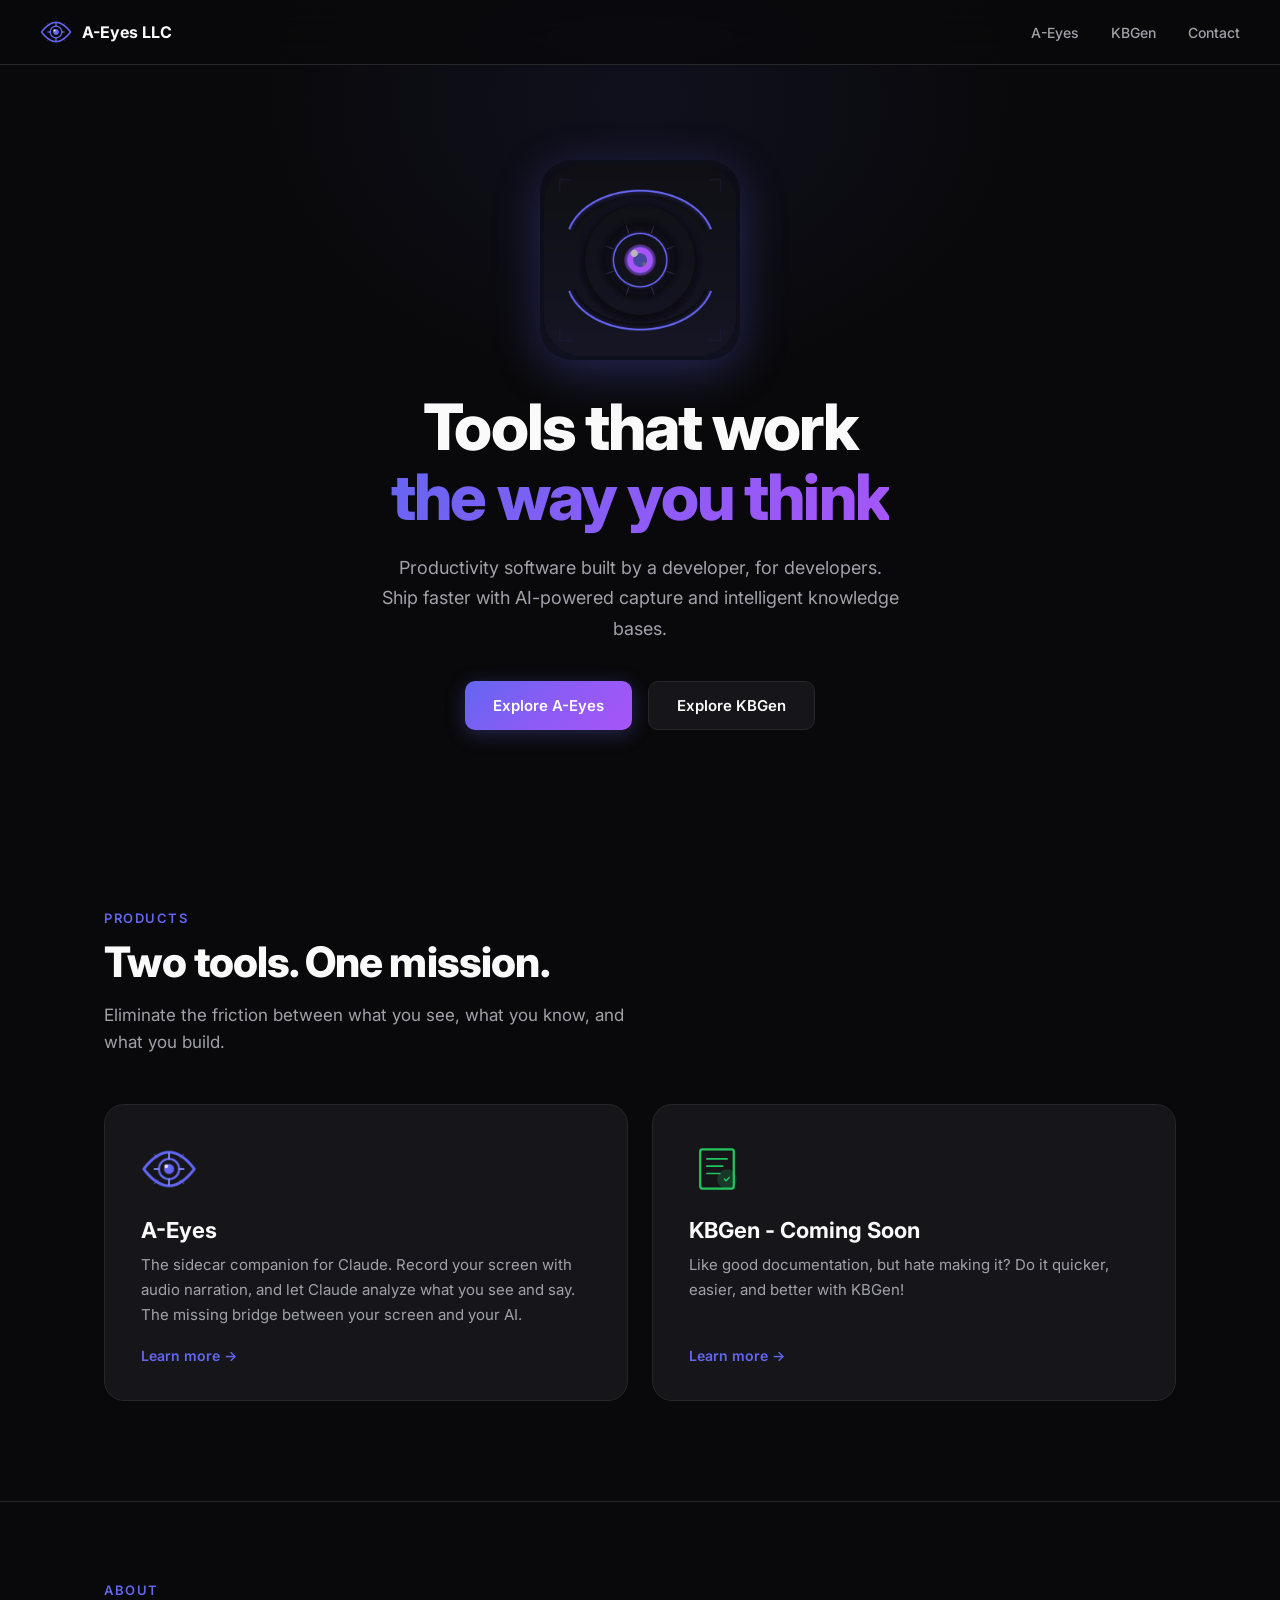
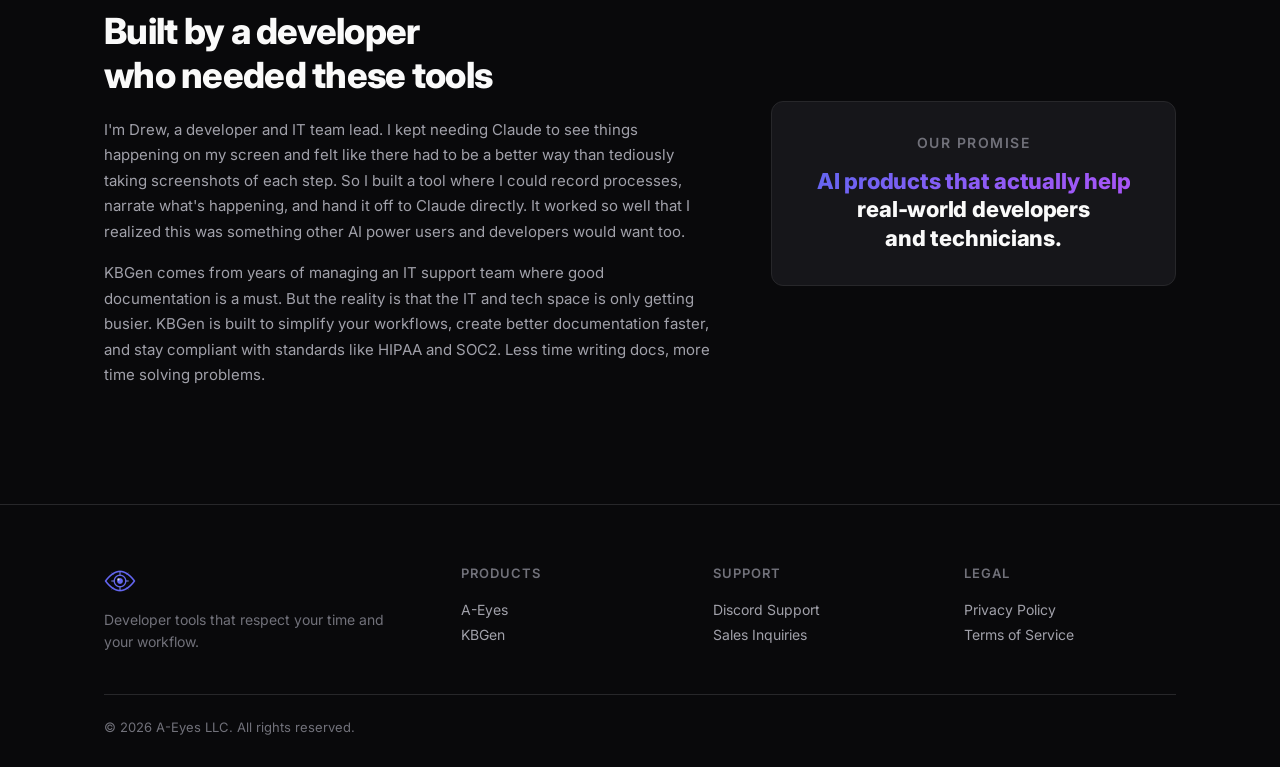
<file: index.html>
<!DOCTYPE html>
<html lang="en">
<head>
  <meta charset="UTF-8">
  <meta name="viewport" content="width=device-width, initial-scale=1.0">
  <title>A-Eyes LLC - AI Developer Tools | Screen Capture for AI Agents</title>
  <meta name="description" content="AI-powered developer tools by A-Eyes LLC. A-Eyes sends screen recordings to your AI coding assistant. KBGen turns recordings into knowledge base articles. Built for developers and IT teams.">
  <meta property="og:title" content="A-Eyes LLC - AI Developer Tools">
  <meta property="og:description" content="Screen capture for AI coding agents. Knowledge base generation from screen recordings. Tools that actually help real-world developers.">
  <meta property="og:type" content="website">
  <meta property="og:url" content="https://aeyesapp.com">
  <meta property="og:image" content="https://aeyesapp.com/aeyes-icon-big.png">
  <link rel="canonical" href="https://aeyesapp.com/">
  <link rel="preconnect" href="https://fonts.googleapis.com">
  <link rel="preconnect" href="https://fonts.gstatic.com" crossorigin>
  <link href="https://fonts.googleapis.com/css2?family=Inter:wght@400;500;600;700;800&display=swap" rel="stylesheet">
  <link rel="stylesheet" href="styles.css">
</head>
<body>

  <!-- ====== NAV ====== -->
  <nav class="nav">
    <div class="nav-inner container">
      <a href="index.html" class="nav-logo">
        <img src="aeyes-icon-tray.png" alt="A-Eyes" class="logo-mark-img">
        <span class="logo-text">A-Eyes LLC</span>
      </a>
      <div class="nav-links">
        <a href="a-eyes.html">A-Eyes</a>
        <a href="kbgen.html">KBGen</a>
        <a href="#contact">Contact</a>
      </div>
      <button class="nav-toggle" aria-label="Menu" onclick="document.querySelector('.nav-links').classList.toggle('open')">
        <svg width="24" height="24" viewBox="0 0 24 24" fill="none" stroke="currentColor" stroke-width="2"><line x1="3" y1="6" x2="21" y2="6"/><line x1="3" y1="12" x2="21" y2="12"/><line x1="3" y1="18" x2="21" y2="18"/></svg>
      </button>
    </div>
  </nav>

  <!-- ====== HERO ====== -->
  <section class="hero">
    <div class="container">
      <div class="eye-container" id="eyeContainer" style="position: relative; width: 200px; height: 200px; margin: 0 auto 32px; cursor: default; border-radius: 32px; overflow: hidden; box-shadow: 0 12px 48px rgba(99, 102, 241, 0.3);">
        <!-- Moving eyeball layer (bottom) — shifts to follow mouse -->
        <img src="aeyes-eyeball.png" alt="" id="eyeballLayer" style="position: absolute; top: 0; left: 0; width: 200px; height: 200px; pointer-events: none; transition: transform 0.08s ease-out; z-index: 1;">
        <!-- Static eyelid layer (top) — stays fixed, transparent center reveals eyeball -->
        <img src="aeyes-eyelid.png" alt="A-Eyes" style="position: absolute; top: 0; left: 0; width: 200px; height: 200px; pointer-events: none; z-index: 2;">
      </div>
      <h1 class="hero-title">Tools that work<br><span class="gradient-text">the way you think</span></h1>
      <p class="hero-subtitle">Productivity software built by a developer, for developers.<br>Ship faster with AI-powered capture and intelligent knowledge bases.</p>
      <div class="hero-actions">
        <a href="a-eyes.html" class="btn btn-primary">Explore A-Eyes</a>
        <a href="kbgen.html" class="btn btn-secondary">Explore KBGen</a>
      </div>
    </div>
  </section>

  <!-- Eye tracking script -->
  <script>
  (function() {
    const eyeball = document.getElementById('eyeballLayer');
    const container = document.getElementById('eyeContainer');
    if (!eyeball || !container) return;

    const MAX_OFFSET = 8; // Max pixels the whole eyeball can shift

    document.addEventListener('mousemove', function(e) {
      const rect = container.getBoundingClientRect();
      const centerX = rect.left + rect.width / 2;
      const centerY = rect.top + rect.height / 2;

      const dx = e.clientX - centerX;
      const dy = e.clientY - centerY;
      const dist = Math.sqrt(dx * dx + dy * dy);

      // Normalize and clamp to MAX_OFFSET
      const clampedDist = Math.min(dist, 300); // sensitivity range
      const ratio = clampedDist / 300;
      const offsetX = (dx / (dist || 1)) * MAX_OFFSET * ratio;
      const offsetY = (dy / (dist || 1)) * MAX_OFFSET * ratio;

      eyeball.style.transform = 'translate(' + offsetX + 'px, ' + offsetY + 'px)';
    });

    // Reset on mouse leave
    document.addEventListener('mouseleave', function() {
      eyeball.style.transform = 'translate(0, 0)';
    });
  })();
  </script>

  <!-- ====== PRODUCTS ====== -->
  <section class="products" id="products">
    <div class="container">
      <div class="section-label">Products</div>
      <h2 class="section-title">Two tools. One mission.</h2>
      <p class="section-subtitle">Eliminate the friction between what you see, what you know, and what you build.</p>

      <div class="product-grid">
        <!-- A-Eyes Card -->
        <a href="a-eyes.html" class="product-card">
          <div class="product-icon product-icon-aeyes">
            <img src="aeyes-icon-tray.png" alt="A-Eyes" style="width: 56px; height: 56px;">
          </div>
          <h3>A-Eyes</h3>
          <p>The sidecar companion for Claude. Record your screen with audio narration, and let Claude analyze what you see and say. The missing bridge between your screen and your AI.</p>
          <span class="product-cta">Learn more &rarr;</span>
        </a>

        <!-- KBGen Card -->
        <a href="kbgen.html" class="product-card">
          <div class="product-icon product-icon-kbgen">
            <svg viewBox="0 0 100 100" xmlns="http://www.w3.org/2000/svg">
              <rect x="20" y="15" width="60" height="70" rx="4" fill="none" stroke="currentColor" stroke-width="4"/>
              <line x1="32" y1="32" x2="68" y2="32" stroke="currentColor" stroke-width="3" stroke-linecap="round"/>
              <line x1="32" y1="45" x2="60" y2="45" stroke="currentColor" stroke-width="3" stroke-linecap="round"/>
              <line x1="32" y1="58" x2="55" y2="58" stroke="currentColor" stroke-width="3" stroke-linecap="round"/>
              <circle cx="68" cy="68" r="16" fill="currentColor" opacity="0.2" stroke="currentColor" stroke-width="3"/>
              <path d="M63 68l3 3 6-6" stroke="currentColor" stroke-width="2.5" fill="none" stroke-linecap="round" stroke-linejoin="round"/>
            </svg>
          </div>
          <h3>KBGen - Coming Soon</h3>
          <p>Like good documentation, but hate making it? Do it quicker, easier, and better with KBGen!</p>
          <span class="product-cta">Learn more &rarr;</span>
        </a>
      </div>
    </div>
  </section>

  <!-- ====== ABOUT / TRUST ====== -->
  <section class="about" id="about">
    <div class="container">
      <div class="about-grid">
        <div class="about-text">
          <div class="section-label">About</div>
          <h2>Built by a developer<br>who needed these tools</h2>
          <p>I'm Drew, a developer and IT team lead. I kept needing Claude to see things happening on my screen and felt like there had to be a better way than tediously taking screenshots of each step. So I built a tool where I could record processes, narrate what's happening, and hand it off to Claude directly. It worked so well that I realized this was something other AI power users and developers would want too.</p>
          <p>KBGen comes from years of managing an IT support team where good documentation is a must. But the reality is that the IT and tech space is only getting busier. KBGen is built to simplify your workflows, create better documentation faster, and stay compliant with standards like HIPAA and SOC2. Less time writing docs, more time solving problems.</p>
        </div>
        <div class="about-stats">
          <div class="stat-card" style="padding: 32px 28px; text-align: center;">
            <div style="font-size: 14px; font-weight: 600; text-transform: uppercase; letter-spacing: 1.5px; color: var(--text-muted); margin-bottom: 16px;">Our Promise</div>
            <div style="font-size: 22px; font-weight: 800; line-height: 1.3; letter-spacing: -0.01em;">
              <span class="gradient-text">AI products that actually help</span><br>
              <span style="color: var(--text);">real-world developers</span><br>
              <span style="color: var(--text);">and technicians.</span>
            </div>
          </div>
        </div>
      </div>
    </div>
  </section>

  <!-- ====== CONTACT / FOOTER ====== -->
  <footer class="footer" id="contact">
    <div class="container">
      <div class="footer-grid">
        <div class="footer-brand">
          <img src="aeyes-icon-tray.png" alt="A-Eyes" class="logo-mark-img">
          <p>Developer tools that respect your time and your workflow.</p>
        </div>
        <div class="footer-links-group">
          <h4>Products</h4>
          <a href="a-eyes.html">A-Eyes</a>
          <a href="kbgen.html">KBGen</a>
        </div>
        <div class="footer-links-group">
          <h4>Support</h4>
          <a href="https://discord.gg/QP3BsFhm9M" target="_blank">Discord Support</a>
          <a href="mailto:drew@aeyesapp.com">Sales Inquiries</a>
        </div>
        <div class="footer-links-group">
          <h4>Legal</h4>
          <a href="privacy.html">Privacy Policy</a>
          <a href="terms.html">Terms of Service</a>
        </div>
      </div>
      <div class="footer-bottom">
        <p>&copy; 2026 A-Eyes LLC. All rights reserved.</p>
      </div>
    </div>
  </footer>

</body>
</html>
</file>
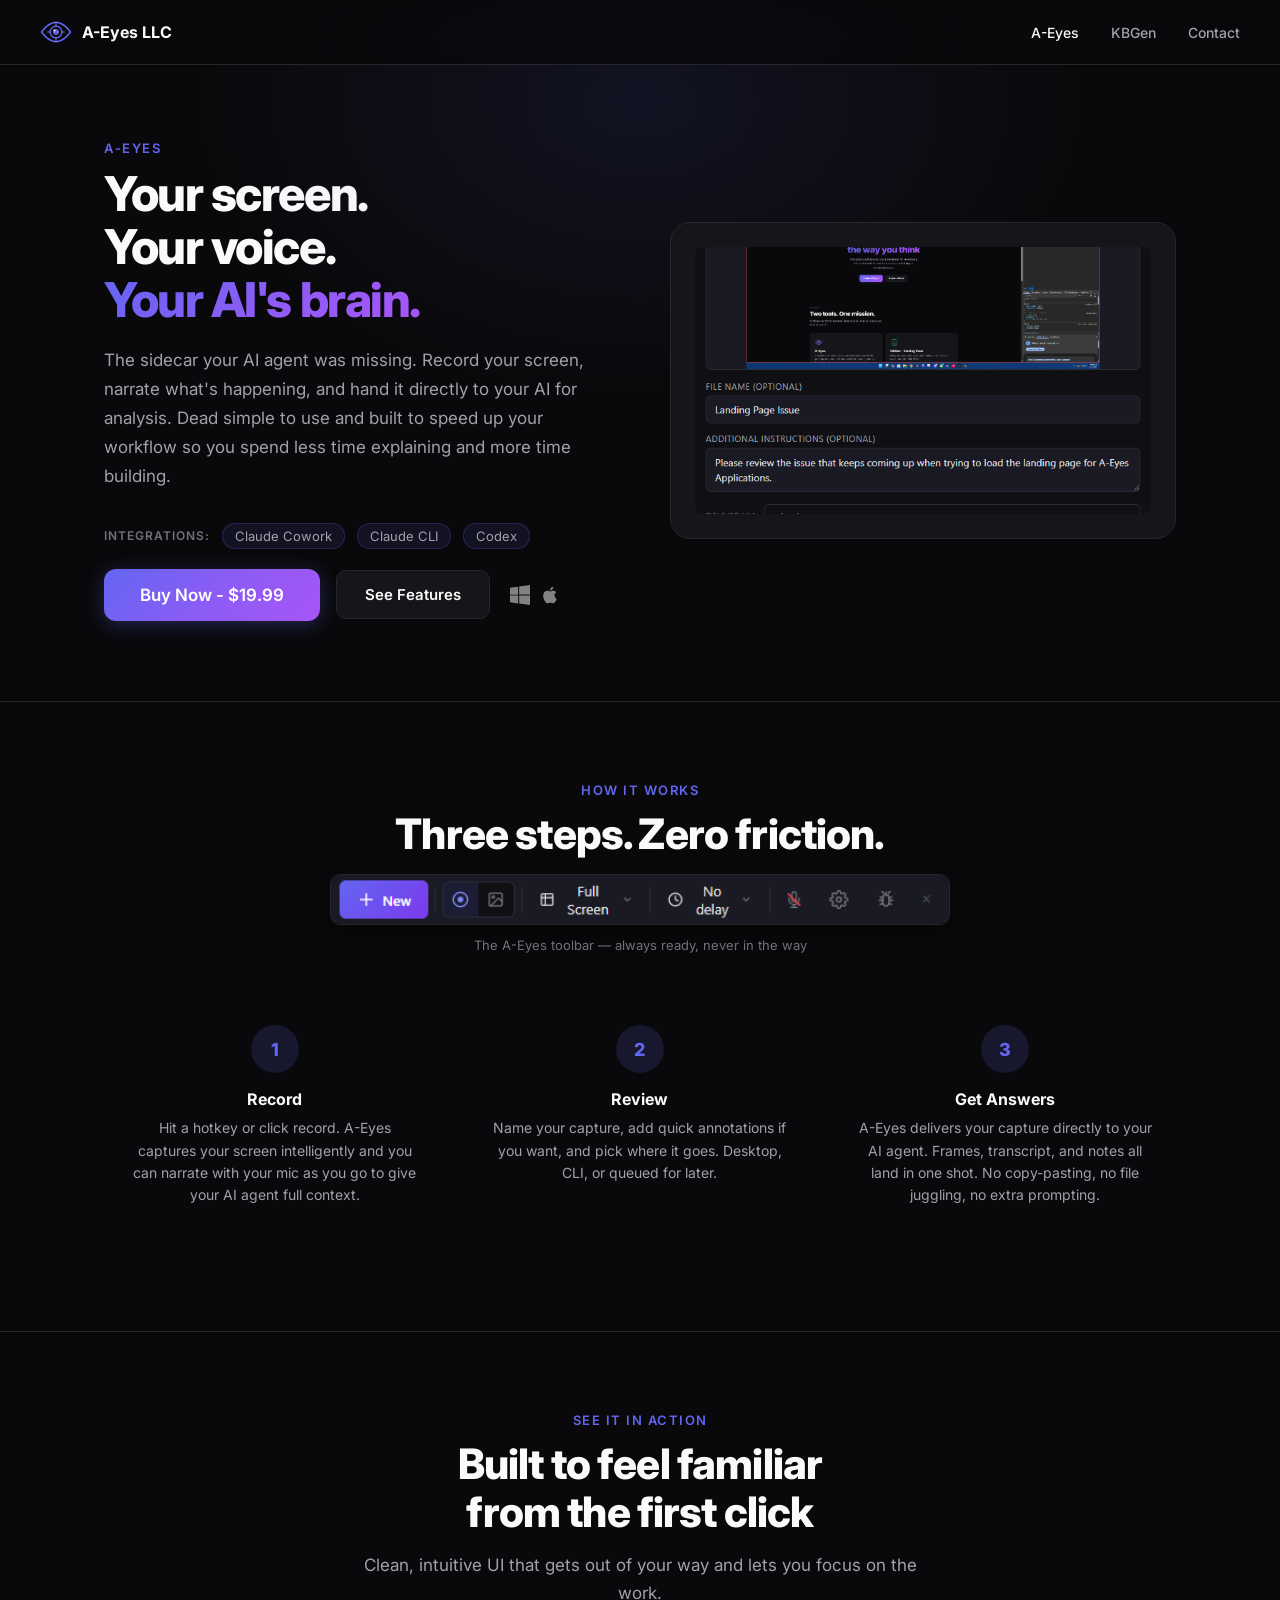
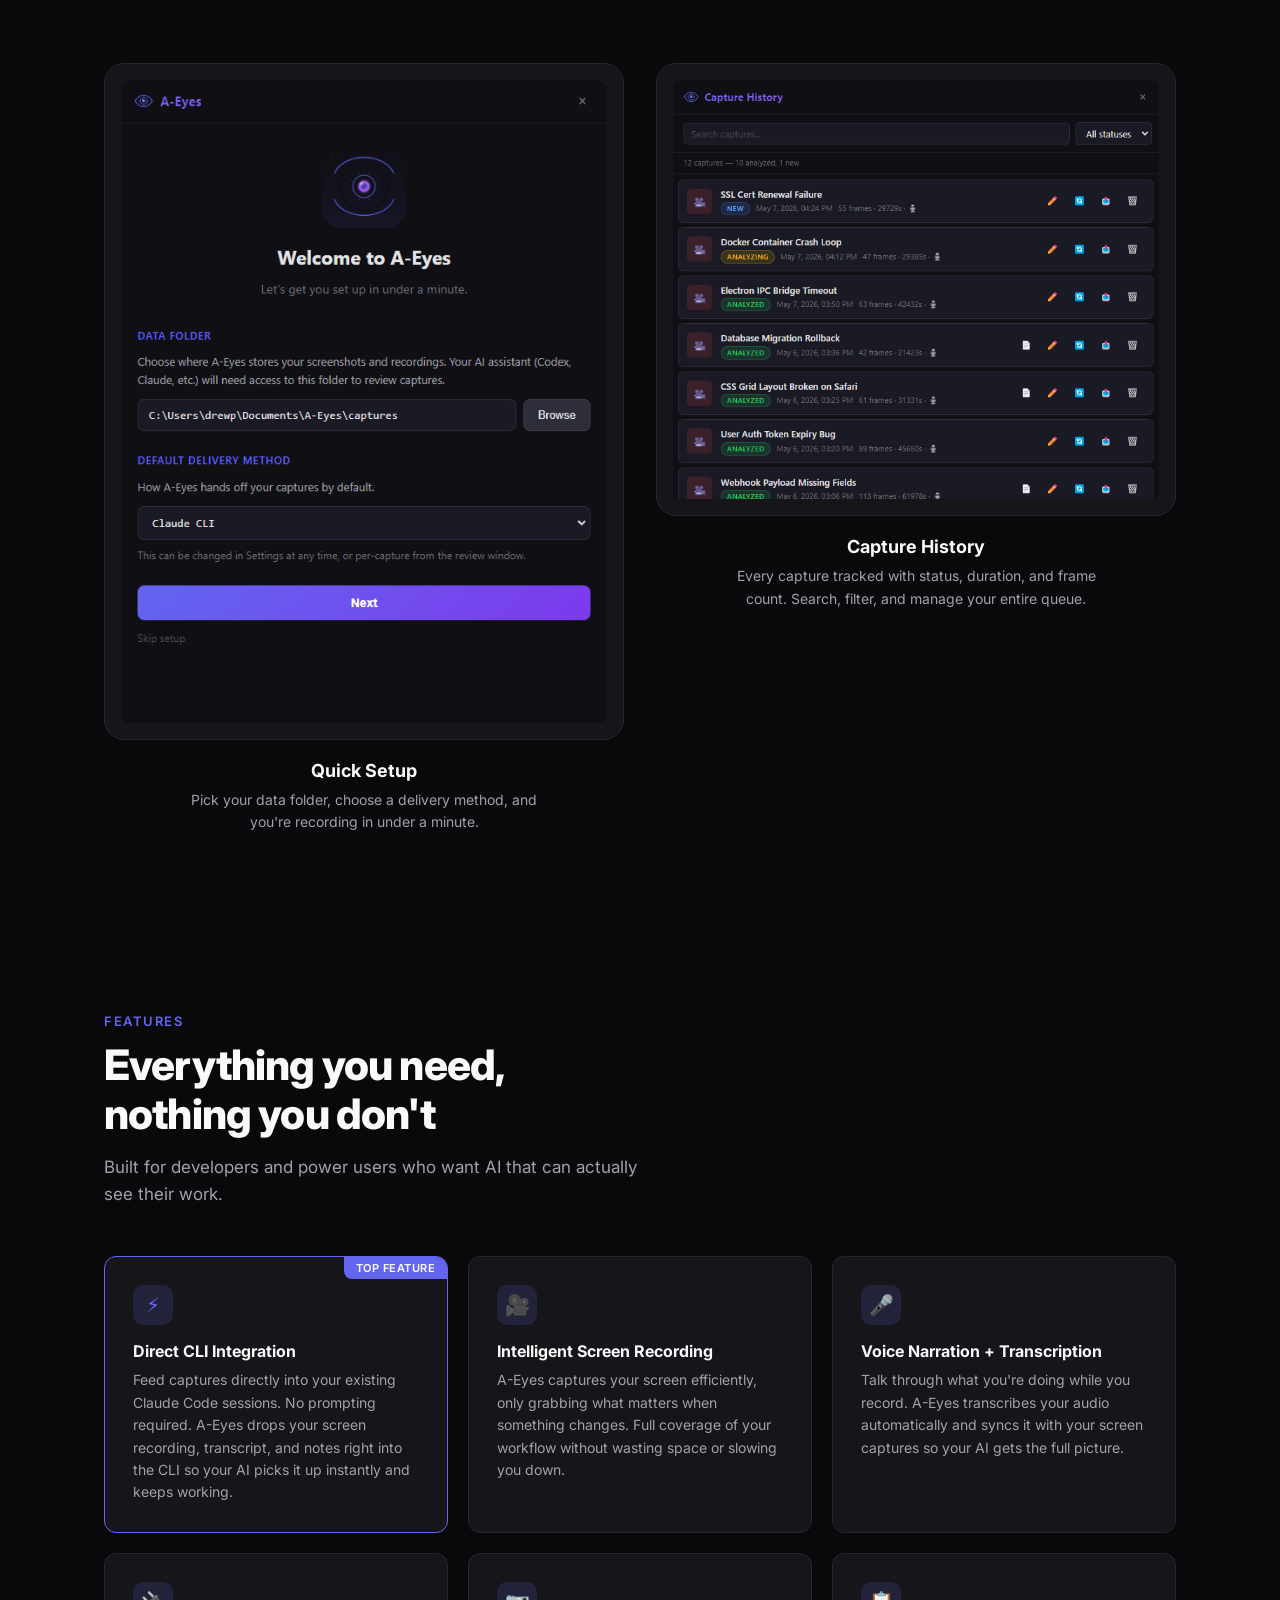
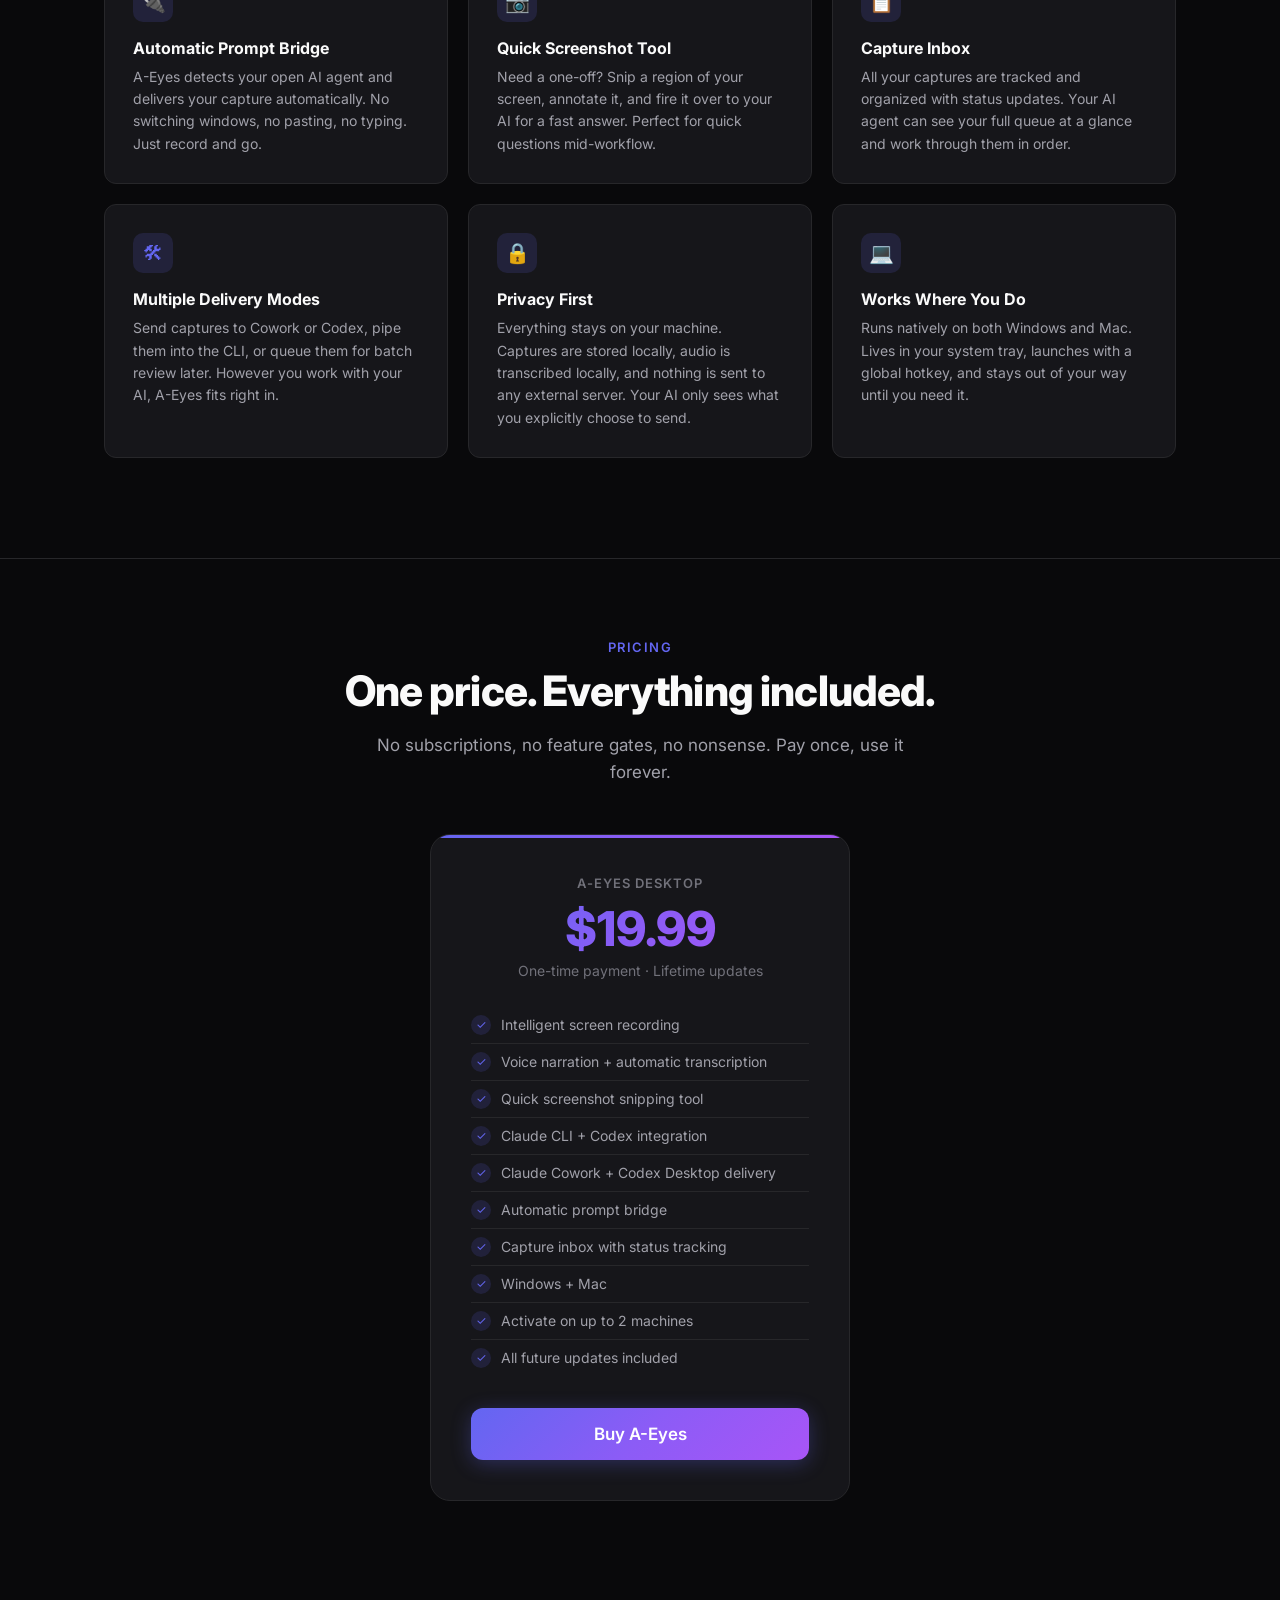
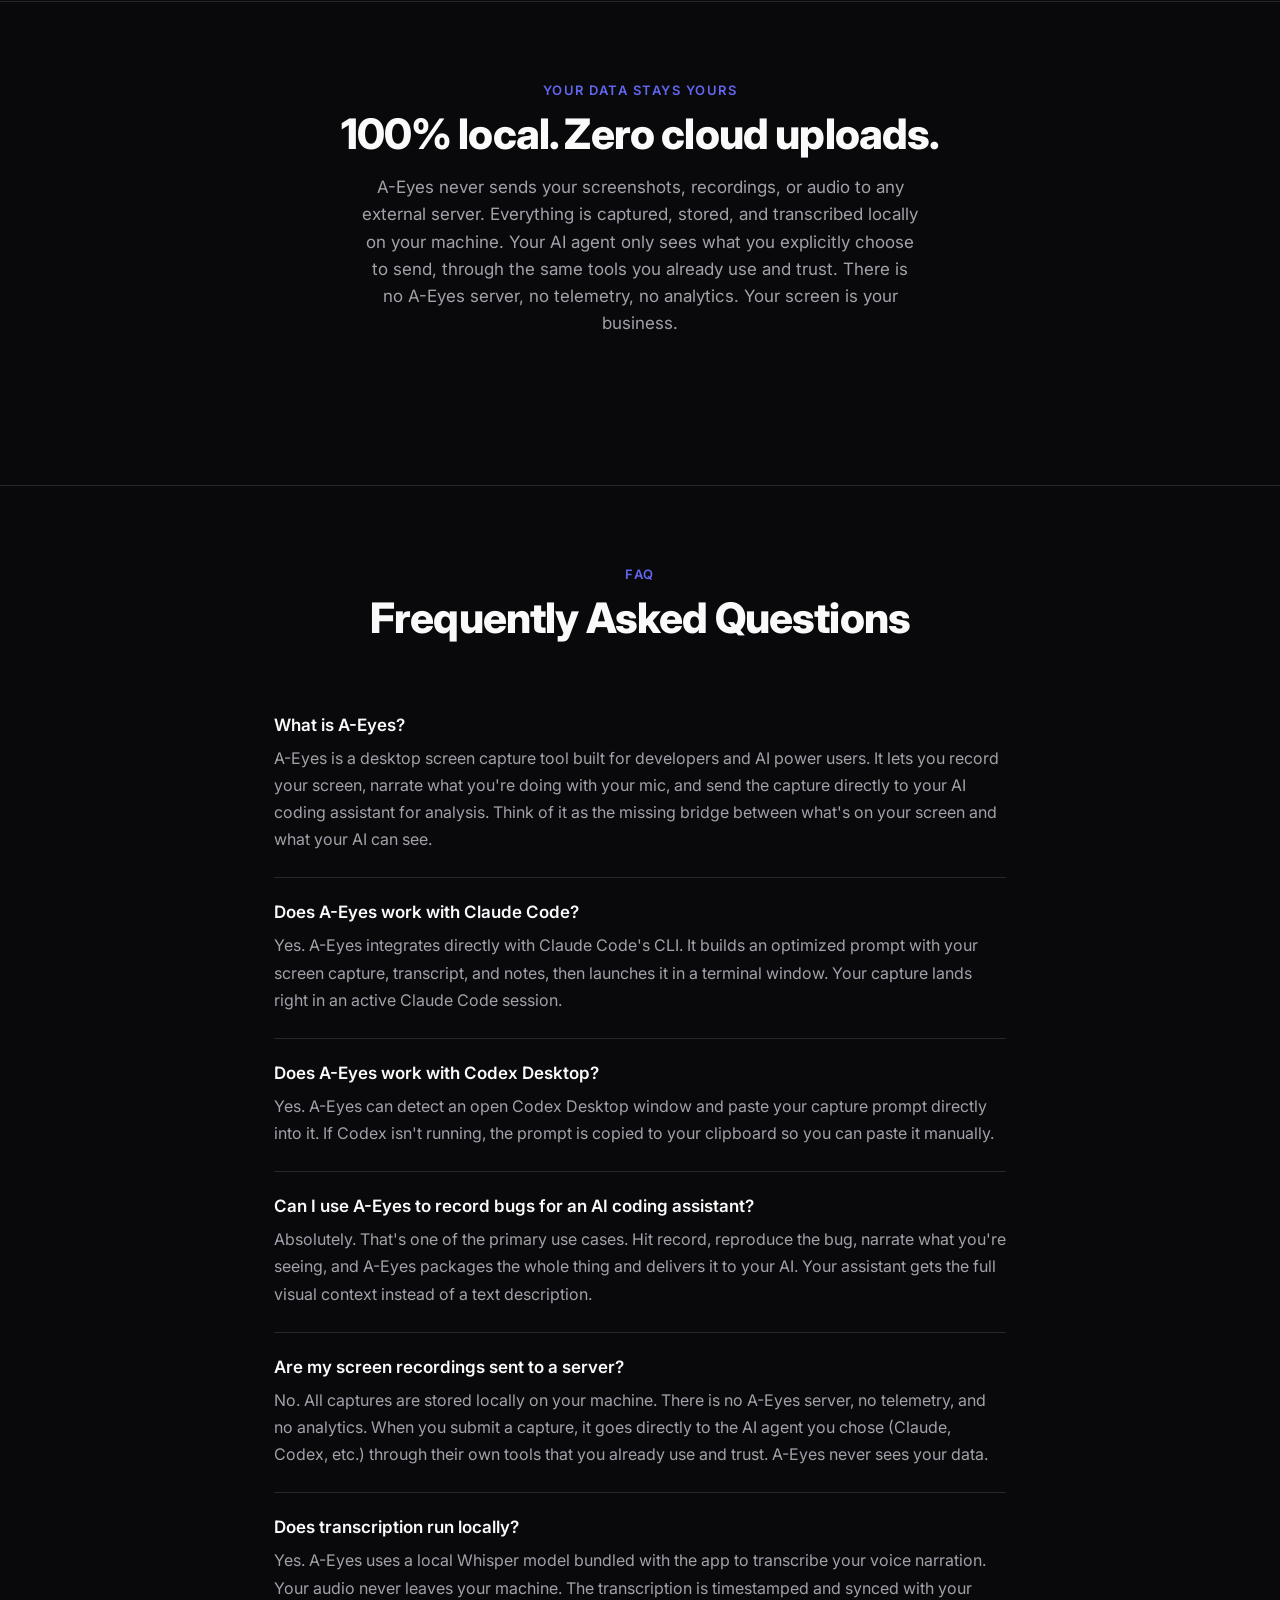
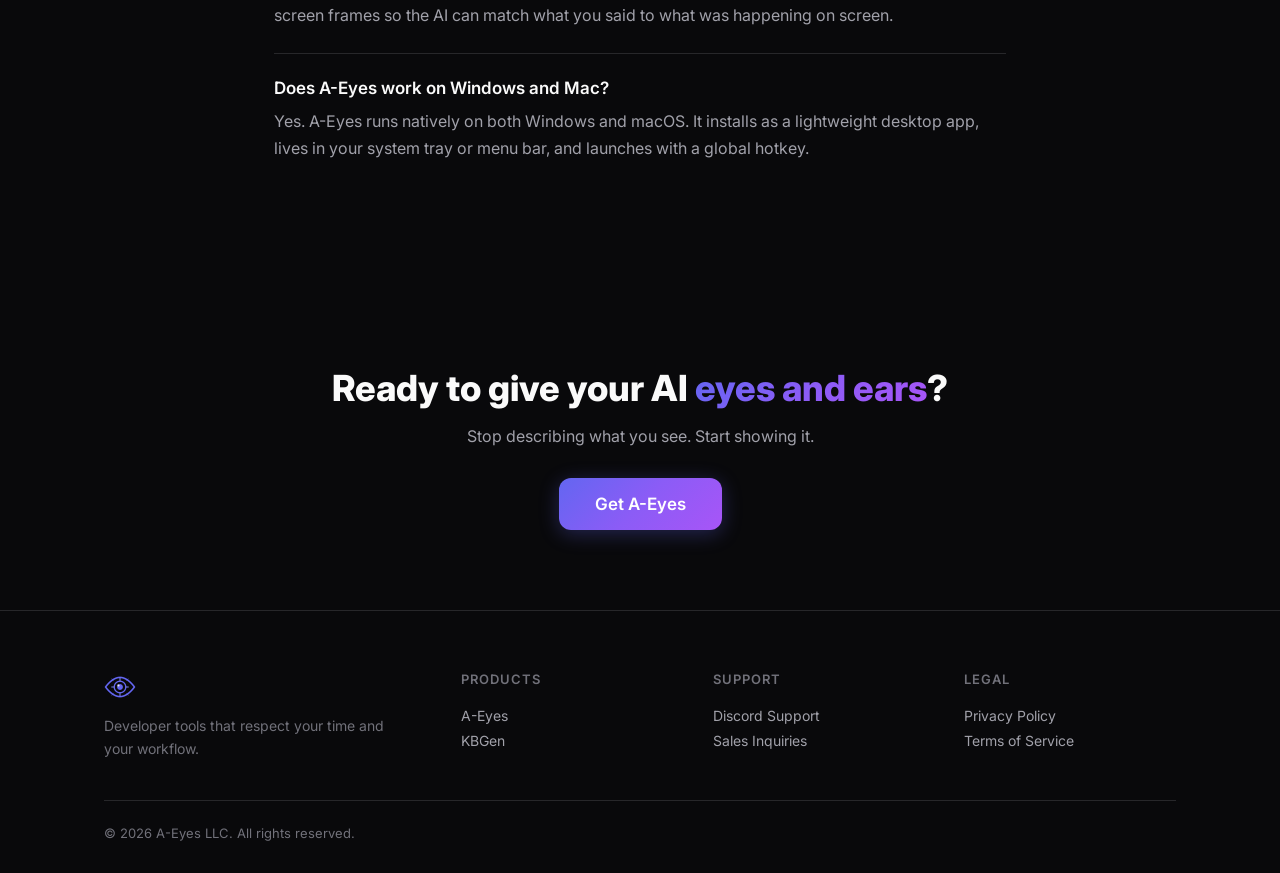
<file: a-eyes.html>
<!DOCTYPE html>
<html lang="en">
<head>
  <meta charset="UTF-8">
  <meta name="viewport" content="width=device-width, initial-scale=1.0">
  <title>A-Eyes - Screen Recordings for AI Coding Agents</title>
  <meta name="description" content="Record your screen, narrate bugs or workflows, and send visual context to Claude, Codex, and AI coding assistants. Built for developers and AI power users.">
  <meta property="og:title" content="A-Eyes - Screen Recordings for AI Coding Agents">
  <meta property="og:description" content="Record your screen, narrate bugs or workflows, and send visual context to Claude, Codex, and AI coding assistants.">
  <meta property="og:type" content="website">
  <meta property="og:url" content="https://aeyesapp.com/a-eyes.html">
  <meta property="og:image" content="https://aeyesapp.com/aeyes-icon-big.png">
  <meta name="twitter:card" content="summary">
  <meta name="twitter:title" content="A-Eyes - Screen Recordings for AI Coding Agents">
  <meta name="twitter:description" content="Record your screen, narrate bugs or workflows, and send visual context to Claude, Codex, and AI coding assistants.">
  <link rel="canonical" href="https://aeyesapp.com/a-eyes.html">
  <link rel="preconnect" href="https://fonts.googleapis.com">
  <link rel="preconnect" href="https://fonts.gstatic.com" crossorigin>
  <link href="https://fonts.googleapis.com/css2?family=Inter:wght@400;500;600;700;800&display=swap" rel="stylesheet">
  <link rel="stylesheet" href="styles.css">
</head>
<body>

  <!-- ====== NAV ====== -->
  <nav class="nav">
    <div class="nav-inner container">
      <a href="index.html" class="nav-logo">
        <img src="aeyes-icon-tray.png" alt="A-Eyes" class="logo-mark-img">
        <span class="logo-text">A-Eyes LLC</span>
      </a>
      <div class="nav-links">
        <a href="a-eyes.html" style="color: var(--text);">A-Eyes</a>
        <a href="kbgen.html">KBGen</a>
        <a href="index.html#contact">Contact</a>
      </div>
      <button class="nav-toggle" aria-label="Menu" onclick="document.querySelector('.nav-links').classList.toggle('open')">
        <svg width="24" height="24" viewBox="0 0 24 24" fill="none" stroke="currentColor" stroke-width="2"><line x1="3" y1="6" x2="21" y2="6"/><line x1="3" y1="12" x2="21" y2="12"/><line x1="3" y1="18" x2="21" y2="18"/></svg>
      </button>
    </div>
  </nav>

  <!-- ====== PRODUCT HERO ====== -->
  <section class="product-hero aeyes">
    <div class="container">
      <div class="product-hero-content">
        <div class="product-hero-text">
          <div class="section-label" style="color: var(--accent-1);">A-Eyes</div>
          <h1>Your screen.<br>Your voice.<br><span class="gradient-text">Your AI's brain.</span></h1>
          <p>The sidecar your AI agent was missing. Record your screen, narrate what's happening, and hand it directly to your AI for analysis. Dead simple to use and built to speed up your workflow so you spend less time explaining and more time building.</p>
          <div class="integrations-bar" style="display: flex; align-items: center; gap: 12px; flex-wrap: wrap; margin-bottom: 20px;">
            <span style="font-size: 12px; text-transform: uppercase; letter-spacing: 1px; color: var(--text-muted); font-weight: 600;">Integrations:</span>
            <span style="font-size: 13px; color: var(--text-secondary); background: rgba(99,102,241,0.1); border: 1px solid rgba(99,102,241,0.25); padding: 4px 12px; border-radius: 20px;">Claude Cowork</span>
            <span style="font-size: 13px; color: var(--text-secondary); background: rgba(99,102,241,0.1); border: 1px solid rgba(99,102,241,0.25); padding: 4px 12px; border-radius: 20px;">Claude CLI</span>
            <span style="font-size: 13px; color: var(--text-secondary); background: rgba(99,102,241,0.1); border: 1px solid rgba(99,102,241,0.25); padding: 4px 12px; border-radius: 20px;">Codex</span>
          </div>
          <div class="hero-actions" style="justify-content: flex-start; align-items: center; gap: 16px; flex-wrap: wrap;">
            <a href="https://a-eyes.lemonsqueezy.com/checkout/buy/83503f14-965a-4de4-9cf1-77c83bb2c3da" class="btn btn-primary btn-lg lemonsqueezy-button">Buy Now - $19.99</a>
            <a href="#features" class="btn btn-secondary">See Features</a>
            <div style="display: flex; align-items: center; gap: 10px; opacity: 0.5; margin-left: 4px;">
              <!-- Windows logo -->
              <svg width="20" height="20" viewBox="0 0 24 24" fill="currentColor"><path d="M0 3.449L9.75 2.1v9.451H0m10.949-9.602L24 0v11.4H10.949M0 12.6h9.75v9.451L0 20.699M10.949 12.6H24V24l-12.9-1.801"/></svg>
              <!-- Apple logo -->
              <svg width="20" height="20" viewBox="0 0 24 24" fill="currentColor"><path d="M18.71 19.5c-.83 1.24-1.71 2.45-3.05 2.47-1.34.03-1.77-.79-3.29-.79-1.53 0-2 .77-3.27.82-1.31.05-2.3-1.32-3.14-2.53C4.25 17 2.94 12.45 4.7 9.39c.87-1.52 2.43-2.48 4.12-2.51 1.28-.02 2.5.87 3.29.87.78 0 2.26-1.07 3.8-.91.65.03 2.47.26 3.64 1.98-.09.06-2.17 1.28-2.15 3.81.03 3.02 2.65 4.03 2.68 4.04-.03.07-.42 1.44-1.38 2.83M13 3.5c.73-.83 1.94-1.46 2.94-1.5.13 1.17-.34 2.35-1.04 3.19-.69.85-1.83 1.51-2.95 1.42-.15-1.15.41-2.35 1.05-3.11z"/></svg>
            </div>
          </div>
        </div>
        <div class="product-hero-visual">
          <img src="screenshots/submission-page.png" alt="A-Eyes Review Capture window showing screen recording review with delivery options">
        </div>
      </div>
    </div>
  </section>

  <!-- ====== HOW IT WORKS ====== -->
  <section class="how-it-works">
    <div class="container">
      <div class="section-label" style="color: var(--accent-1); text-align: center;">How it works</div>
      <h2 class="section-title" style="text-align: center;">Three steps. Zero friction.</h2>

      <div class="toolbar-showcase" style="max-width: 620px; margin: 0 auto 48px;">
        <img src="screenshots/app-bar.png" alt="A-Eyes toolbar with recording controls" style="width: 100%; border-radius: 10px; border: 1px solid var(--border); box-shadow: 0 8px 32px rgba(0,0,0,0.4);">
        <p style="text-align: center; font-size: 13px; color: var(--text-muted); margin-top: 12px;">The A-Eyes toolbar — always ready, never in the way</p>
      </div>

      <div class="steps">
        <div class="step">
          <div class="step-number indigo">1</div>
          <h3>Record</h3>
          <p>Hit a hotkey or click record. A-Eyes captures your screen intelligently and you can narrate with your mic as you go to give your AI agent full context.</p>
        </div>
        <div class="step">
          <div class="step-number indigo">2</div>
          <h3>Review</h3>
          <p>Name your capture, add quick annotations if you want, and pick where it goes. Desktop, CLI, or queued for later.</p>
        </div>
        <div class="step">
          <div class="step-number indigo">3</div>
          <h3>Get Answers</h3>
          <p>A-Eyes delivers your capture directly to your AI agent. Frames, transcript, and notes all land in one shot. No copy-pasting, no file juggling, no extra prompting.</p>
        </div>
      </div>
    </div>
  </section>

  <!-- ====== SHOWCASE ====== -->
  <section class="showcase" style="padding: 80px 0 100px; border-top: 1px solid var(--border);">
    <div class="container">
      <div class="section-label" style="color: var(--accent-1); text-align: center;">See it in action</div>
      <h2 class="section-title" style="text-align: center;">Built to feel familiar<br>from the first click</h2>
      <p class="section-subtitle" style="text-align: center; margin: 0 auto 56px;">Clean, intuitive UI that gets out of your way and lets you focus on the work.</p>

      <div class="showcase-grid">
        <div class="showcase-item">
          <div class="showcase-img-wrap">
            <img src="screenshots/install-wizard.png" alt="A-Eyes setup wizard">
          </div>
          <h3>Quick Setup</h3>
          <p>Pick your data folder, choose a delivery method, and you're recording in under a minute.</p>
        </div>
        <div class="showcase-item">
          <div class="showcase-img-wrap">
            <img src="screenshots/history.png" alt="A-Eyes capture history">
          </div>
          <h3>Capture History</h3>
          <p>Every capture tracked with status, duration, and frame count. Search, filter, and manage your entire queue.</p>
        </div>
      </div>
    </div>
  </section>

  <!-- ====== FEATURES ====== -->
  <section class="features" id="features">
    <div class="container">
      <div class="section-label" style="color: var(--accent-1);">Features</div>
      <h2 class="section-title">Everything you need,<br>nothing you don't</h2>
      <p class="section-subtitle">Built for developers and power users who want AI that can actually see their work.</p>

      <div class="features-grid">
        <div class="feature-card" style="border: 1px solid var(--accent-1); position: relative; overflow: hidden;">
          <div style="position: absolute; top: 0; right: 0; background: var(--accent-1); color: #fff; font-size: 11px; font-weight: 600; padding: 4px 12px; border-radius: 0 0 0 8px; text-transform: uppercase; letter-spacing: 0.5px;">Top Feature</div>
          <div class="feature-icon indigo">&#9889;</div>
          <h3>Direct CLI Integration</h3>
          <p>Feed captures directly into your existing Claude Code sessions. No prompting required. A-Eyes drops your screen recording, transcript, and notes right into the CLI so your AI picks it up instantly and keeps working.</p>
        </div>
        <div class="feature-card">
          <div class="feature-icon indigo">&#127909;</div>
          <h3>Intelligent Screen Recording</h3>
          <p>A-Eyes captures your screen efficiently, only grabbing what matters when something changes. Full coverage of your workflow without wasting space or slowing you down.</p>
        </div>
        <div class="feature-card">
          <div class="feature-icon indigo">&#127908;</div>
          <h3>Voice Narration + Transcription</h3>
          <p>Talk through what you're doing while you record. A-Eyes transcribes your audio automatically and syncs it with your screen captures so your AI gets the full picture.</p>
        </div>
        <div class="feature-card">
          <div class="feature-icon indigo">&#128268;</div>
          <h3>Automatic Prompt Bridge</h3>
          <p>A-Eyes detects your open AI agent and delivers your capture automatically. No switching windows, no pasting, no typing. Just record and go.</p>
        </div>
        <div class="feature-card">
          <div class="feature-icon indigo">&#128247;</div>
          <h3>Quick Screenshot Tool</h3>
          <p>Need a one-off? Snip a region of your screen, annotate it, and fire it over to your AI for a fast answer. Perfect for quick questions mid-workflow.</p>
        </div>
        <div class="feature-card">
          <div class="feature-icon indigo">&#128203;</div>
          <h3>Capture Inbox</h3>
          <p>All your captures are tracked and organized with status updates. Your AI agent can see your full queue at a glance and work through them in order.</p>
        </div>
        <div class="feature-card">
          <div class="feature-icon indigo">&#128736;</div>
          <h3>Multiple Delivery Modes</h3>
          <p>Send captures to Cowork or Codex, pipe them into the CLI, or queue them for batch review later. However you work with your AI, A-Eyes fits right in.</p>
        </div>
        <div class="feature-card">
          <div class="feature-icon indigo">&#128274;</div>
          <h3>Privacy First</h3>
          <p>Everything stays on your machine. Captures are stored locally, audio is transcribed locally, and nothing is sent to any external server. Your AI only sees what you explicitly choose to send.</p>
        </div>
        <div class="feature-card">
          <div class="feature-icon indigo">&#128187;</div>
          <h3>Works Where You Do</h3>
          <p>Runs natively on both Windows and Mac. Lives in your system tray, launches with a global hotkey, and stays out of your way until you need it.</p>
        </div>
      </div>
    </div>
  </section>

  <!-- ====== PRICING ====== -->
  <section class="pricing" id="pricing">
    <div class="container">
      <div class="section-label" style="color: var(--accent-1); text-align: center;">Pricing</div>
      <h2 class="section-title" style="text-align: center;">One price. Everything included.</h2>
      <p class="section-subtitle" style="text-align: center; margin: 0 auto 48px;">No subscriptions, no feature gates, no nonsense. Pay once, use it forever.</p>

      <div class="pricing-card indigo">
        <div class="pricing-label">A-Eyes Desktop</div>
        <div class="price gradient-text">$19.99</div>
        <div class="price-note">One-time payment &middot; Lifetime updates</div>

        <ul class="pricing-features">
          <li><span class="check indigo">&#10003;</span> Intelligent screen recording</li>
          <li><span class="check indigo">&#10003;</span> Voice narration + automatic transcription</li>
          <li><span class="check indigo">&#10003;</span> Quick screenshot snipping tool</li>
          <li><span class="check indigo">&#10003;</span> Claude CLI + Codex integration</li>
          <li><span class="check indigo">&#10003;</span> Claude Cowork + Codex Desktop delivery</li>
          <li><span class="check indigo">&#10003;</span> Automatic prompt bridge</li>
          <li><span class="check indigo">&#10003;</span> Capture inbox with status tracking</li>
          <li><span class="check indigo">&#10003;</span> Windows + Mac</li>
          <li><span class="check indigo">&#10003;</span> Activate on up to 2 machines</li>
          <li><span class="check indigo">&#10003;</span> All future updates included</li>
        </ul>

        <a href="https://a-eyes.lemonsqueezy.com/checkout/buy/83503f14-965a-4de4-9cf1-77c83bb2c3da" class="btn btn-primary btn-lg lemonsqueezy-button" id="buy-btn" style="width: 100%; justify-content: center;">
          Buy A-Eyes
        </a>
      </div>
    </div>
  </section>

  <!-- ====== PRIVACY ====== -->
  <section class="how-it-works" style="border-top: 1px solid var(--border);">
    <div class="container" style="text-align: center;">
      <div class="section-label" style="color: var(--accent-1);">Your data stays yours</div>
      <h2 class="section-title">100% local. Zero cloud uploads.</h2>
      <p class="section-subtitle" style="margin: 0 auto 48px; text-align: center;">A-Eyes never sends your screenshots, recordings, or audio to any external server. Everything is captured, stored, and transcribed locally on your machine. Your AI agent only sees what you explicitly choose to send, through the same tools you already use and trust. There is no A-Eyes server, no telemetry, no analytics. Your screen is your business.</p>
    </div>
  </section>

  <!-- ====== FAQ ====== -->
  <section class="how-it-works" id="faq" style="border-top: 1px solid var(--border);">
    <div class="container" style="max-width: 780px;">
      <div class="section-label" style="color: var(--accent-1); text-align: center;">FAQ</div>
      <h2 class="section-title" style="text-align: center;">Frequently Asked Questions</h2>

      <div style="margin-top: 48px;">
        <div style="border-bottom: 1px solid var(--border); padding: 24px 0;">
          <h3 style="font-size: 17px; font-weight: 600; margin-bottom: 10px; color: var(--text);">What is A-Eyes?</h3>
          <p style="color: var(--text-secondary); line-height: 1.7;">A-Eyes is a desktop screen capture tool built for developers and AI power users. It lets you record your screen, narrate what you're doing with your mic, and send the capture directly to your AI coding assistant for analysis. Think of it as the missing bridge between what's on your screen and what your AI can see.</p>
        </div>
        <div style="border-bottom: 1px solid var(--border); padding: 24px 0;">
          <h3 style="font-size: 17px; font-weight: 600; margin-bottom: 10px; color: var(--text);">Does A-Eyes work with Claude Code?</h3>
          <p style="color: var(--text-secondary); line-height: 1.7;">Yes. A-Eyes integrates directly with Claude Code's CLI. It builds an optimized prompt with your screen capture, transcript, and notes, then launches it in a terminal window. Your capture lands right in an active Claude Code session.</p>
        </div>
        <div style="border-bottom: 1px solid var(--border); padding: 24px 0;">
          <h3 style="font-size: 17px; font-weight: 600; margin-bottom: 10px; color: var(--text);">Does A-Eyes work with Codex Desktop?</h3>
          <p style="color: var(--text-secondary); line-height: 1.7;">Yes. A-Eyes can detect an open Codex Desktop window and paste your capture prompt directly into it. If Codex isn't running, the prompt is copied to your clipboard so you can paste it manually.</p>
        </div>
        <div style="border-bottom: 1px solid var(--border); padding: 24px 0;">
          <h3 style="font-size: 17px; font-weight: 600; margin-bottom: 10px; color: var(--text);">Can I use A-Eyes to record bugs for an AI coding assistant?</h3>
          <p style="color: var(--text-secondary); line-height: 1.7;">Absolutely. That's one of the primary use cases. Hit record, reproduce the bug, narrate what you're seeing, and A-Eyes packages the whole thing and delivers it to your AI. Your assistant gets the full visual context instead of a text description.</p>
        </div>
        <div style="border-bottom: 1px solid var(--border); padding: 24px 0;">
          <h3 style="font-size: 17px; font-weight: 600; margin-bottom: 10px; color: var(--text);">Are my screen recordings sent to a server?</h3>
          <p style="color: var(--text-secondary); line-height: 1.7;">No. All captures are stored locally on your machine. There is no A-Eyes server, no telemetry, and no analytics. When you submit a capture, it goes directly to the AI agent you chose (Claude, Codex, etc.) through their own tools that you already use and trust. A-Eyes never sees your data.</p>
        </div>
        <div style="border-bottom: 1px solid var(--border); padding: 24px 0;">
          <h3 style="font-size: 17px; font-weight: 600; margin-bottom: 10px; color: var(--text);">Does transcription run locally?</h3>
          <p style="color: var(--text-secondary); line-height: 1.7;">Yes. A-Eyes uses a local Whisper model bundled with the app to transcribe your voice narration. Your audio never leaves your machine. The transcription is timestamped and synced with your screen frames so the AI can match what you said to what was happening on screen.</p>
        </div>
        <div style="padding: 24px 0;">
          <h3 style="font-size: 17px; font-weight: 600; margin-bottom: 10px; color: var(--text);">Does A-Eyes work on Windows and Mac?</h3>
          <p style="color: var(--text-secondary); line-height: 1.7;">Yes. A-Eyes runs natively on both Windows and macOS. It installs as a lightweight desktop app, lives in your system tray or menu bar, and launches with a global hotkey.</p>
        </div>
      </div>
    </div>
  </section>

  <!-- ====== CTA ====== -->
  <section class="cta-banner">
    <div class="container">
      <h2>Ready to give your AI <span class="gradient-text">eyes and ears</span>?</h2>
      <p>Stop describing what you see. Start showing it.</p>
      <a href="https://a-eyes.lemonsqueezy.com/checkout/buy/83503f14-965a-4de4-9cf1-77c83bb2c3da" class="btn btn-primary btn-lg lemonsqueezy-button">Get A-Eyes</a>
    </div>
  </section>

  <!-- ====== FOOTER ====== -->
  <footer class="footer">
    <div class="container">
      <div class="footer-grid">
        <div class="footer-brand">
          <img src="aeyes-icon-tray.png" alt="A-Eyes" class="logo-mark-img">
          <p>Developer tools that respect your time and your workflow.</p>
        </div>
        <div class="footer-links-group">
          <h4>Products</h4>
          <a href="a-eyes.html">A-Eyes</a>
          <a href="kbgen.html">KBGen</a>
        </div>
        <div class="footer-links-group">
          <h4>Support</h4>
          <a href="https://discord.gg/QP3BsFhm9M" target="_blank">Discord Support</a>
          <a href="mailto:drew@aeyesapp.com">Sales Inquiries</a>
        </div>
        <div class="footer-links-group">
          <h4>Legal</h4>
          <a href="privacy.html">Privacy Policy</a>
          <a href="terms.html">Terms of Service</a>
        </div>
      </div>
      <div class="footer-bottom">
        <p>&copy; 2026 A-Eyes LLC. All rights reserved.</p>
      </div>
    </div>
  </footer>

  <!-- ====== STRUCTURED DATA (JSON-LD) ====== -->
  <script type="application/ld+json">
  {
    "@context": "https://schema.org",
    "@graph": [
      {
        "@type": "Organization",
        "name": "A-Eyes LLC",
        "url": "https://aeyesapp.com",
        "logo": "https://aeyesapp.com/aeyes-icon-big.png",
        "sameAs": []
      },
      {
        "@type": "SoftwareApplication",
        "name": "A-Eyes",
        "applicationCategory": "DeveloperApplication",
        "operatingSystem": "Windows, macOS",
        "description": "Desktop screen capture tool that sends screenshots and recordings directly to AI coding assistants for instant analysis.",
        "url": "https://aeyesapp.com/a-eyes.html",
        "image": "https://aeyesapp.com/aeyes-icon-big.png",
        "author": {
          "@type": "Organization",
          "name": "A-Eyes LLC"
        },
        "offers": {
          "@type": "Offer",
          "price": "19.99",
          "priceCurrency": "USD",
          "availability": "https://schema.org/InStock",
          "url": "https://a-eyes.lemonsqueezy.com/checkout/buy/83503f14-965a-4de4-9cf1-77c83bb2c3da"
        }
      },
      {
        "@type": "FAQPage",
        "mainEntity": [
          {
            "@type": "Question",
            "name": "What is A-Eyes?",
            "acceptedAnswer": {
              "@type": "Answer",
              "text": "A-Eyes is a desktop screen capture tool built for developers and AI power users. It lets you record your screen, narrate what you're doing with your mic, and send the capture directly to your AI coding assistant for analysis."
            }
          },
          {
            "@type": "Question",
            "name": "Does A-Eyes work with Claude Code?",
            "acceptedAnswer": {
              "@type": "Answer",
              "text": "Yes. A-Eyes integrates directly with Claude Code's CLI. It builds an optimized prompt with your screen capture, transcript, and notes, then launches it in a terminal window."
            }
          },
          {
            "@type": "Question",
            "name": "Does A-Eyes work with Codex Desktop?",
            "acceptedAnswer": {
              "@type": "Answer",
              "text": "Yes. A-Eyes can detect an open Codex Desktop window and paste your capture prompt directly into it. If Codex isn't running, the prompt is copied to your clipboard."
            }
          },
          {
            "@type": "Question",
            "name": "Can I use A-Eyes to record bugs for an AI coding assistant?",
            "acceptedAnswer": {
              "@type": "Answer",
              "text": "Absolutely. Hit record, reproduce the bug, narrate what you're seeing, and A-Eyes packages the whole thing and delivers it to your AI. Your assistant gets the full visual context instead of a text description."
            }
          },
          {
            "@type": "Question",
            "name": "Are my screen recordings sent to a server?",
            "acceptedAnswer": {
              "@type": "Answer",
              "text": "No. All captures are stored locally on your machine. There is no A-Eyes server, no telemetry, and no analytics. When you submit a capture, it goes directly to the AI agent you chose through their own tools."
            }
          },
          {
            "@type": "Question",
            "name": "Does transcription run locally?",
            "acceptedAnswer": {
              "@type": "Answer",
              "text": "Yes. A-Eyes uses a local Whisper model bundled with the app to transcribe your voice narration. Your audio never leaves your machine."
            }
          },
          {
            "@type": "Question",
            "name": "Does A-Eyes work on Windows and Mac?",
            "acceptedAnswer": {
              "@type": "Answer",
              "text": "Yes. A-Eyes runs natively on both Windows and macOS. It installs as a lightweight desktop app, lives in your system tray or menu bar, and launches with a global hotkey."
            }
          }
        ]
      }
    ]
  }
  </script>

  <!-- LemonSqueezy Checkout Overlay -->
  <!-- Loads LS checkout as a popup overlay instead of redirecting -->
  <script src="https://assets.lemonsqueezy.com/lemon.js" defer></script>
  <script>
    // Once you have your LemonSqueezy checkout URL, update the buy button:
    // 1. Go to app.lemonsqueezy.com → Products → A-Eyes → Share
    // 2. Copy the checkout URL (looks like: https://yourstore.lemonsqueezy.com/buy/xxxx)
    // 3. Set it as the href on the #buy-btn element
    // 4. Add class "lemonsqueezy-button" to the #buy-btn for popup checkout
    //
    // Example:
    // <a href="https://yourstore.lemonsqueezy.com/buy/xxxx"
    //    class="btn btn-primary btn-lg lemonsqueezy-button">Buy A-Eyes</a>
  </script>
</body>
</html>
</file>
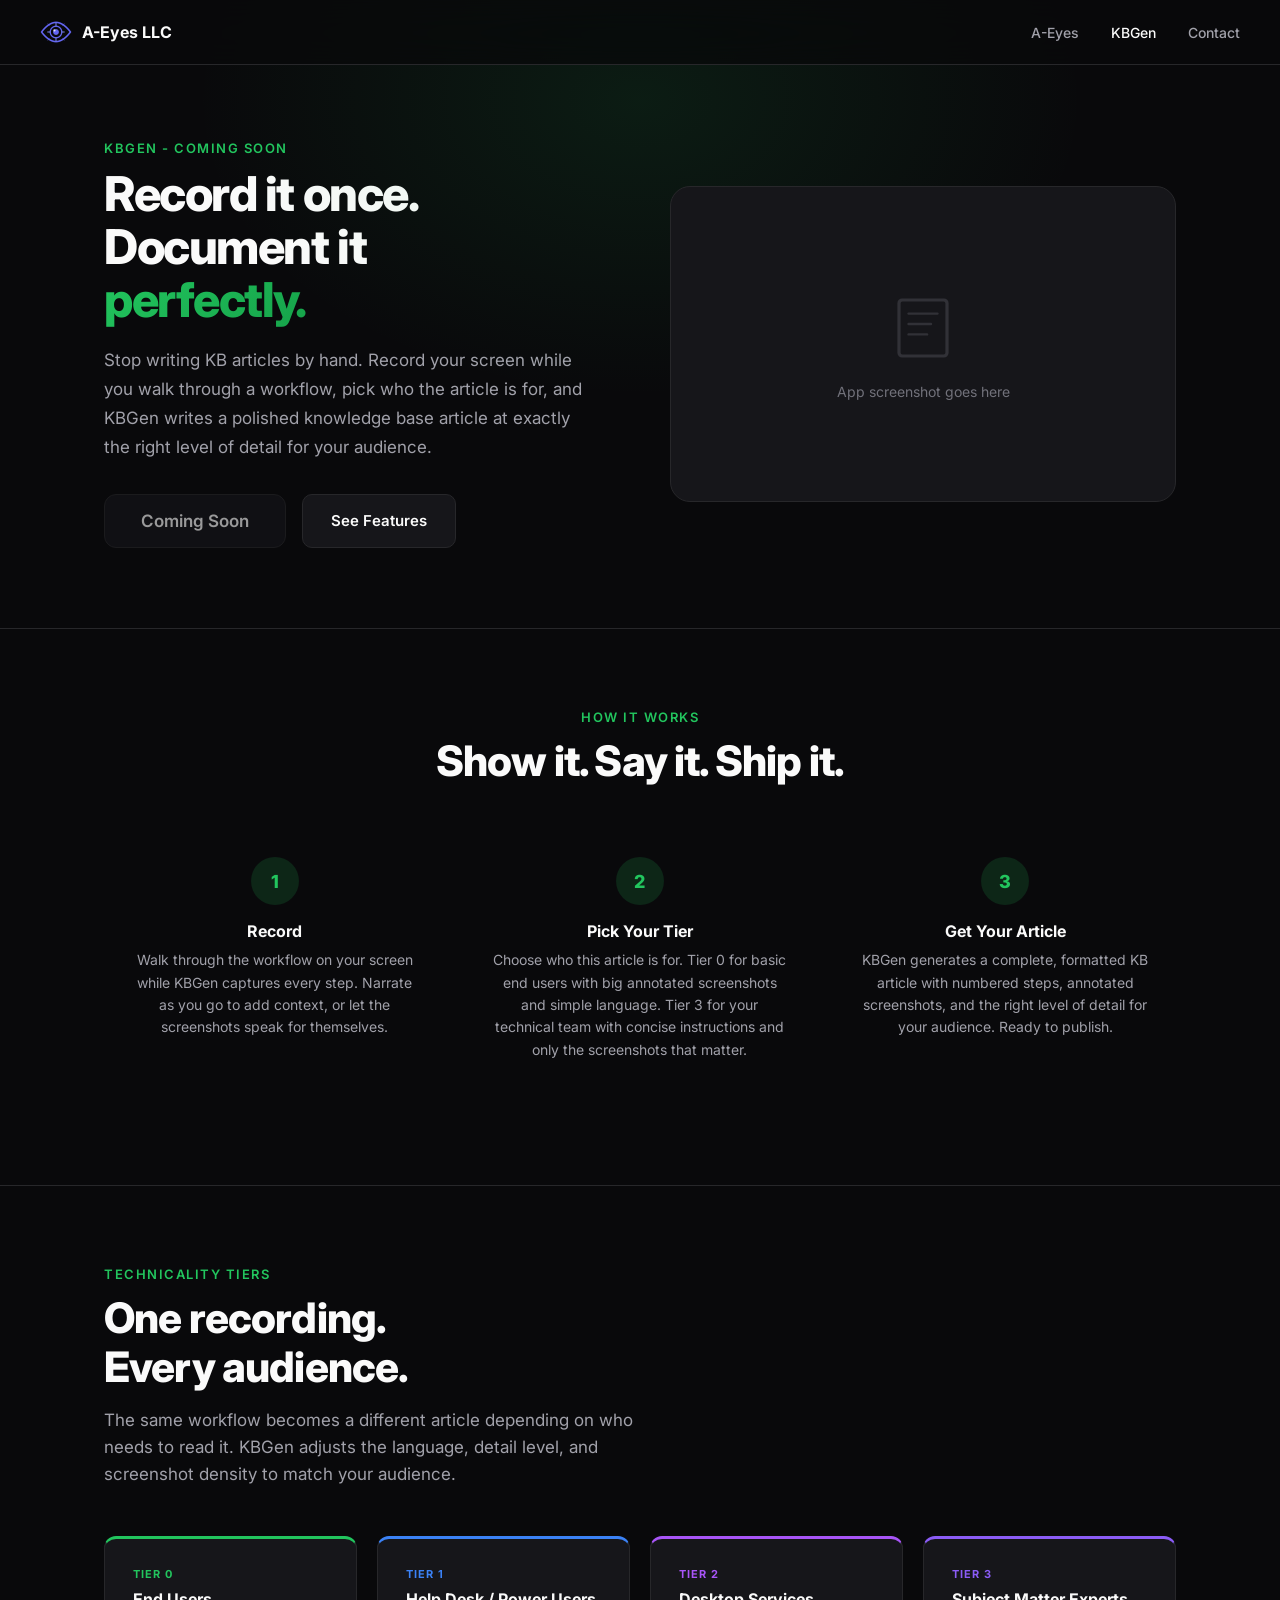
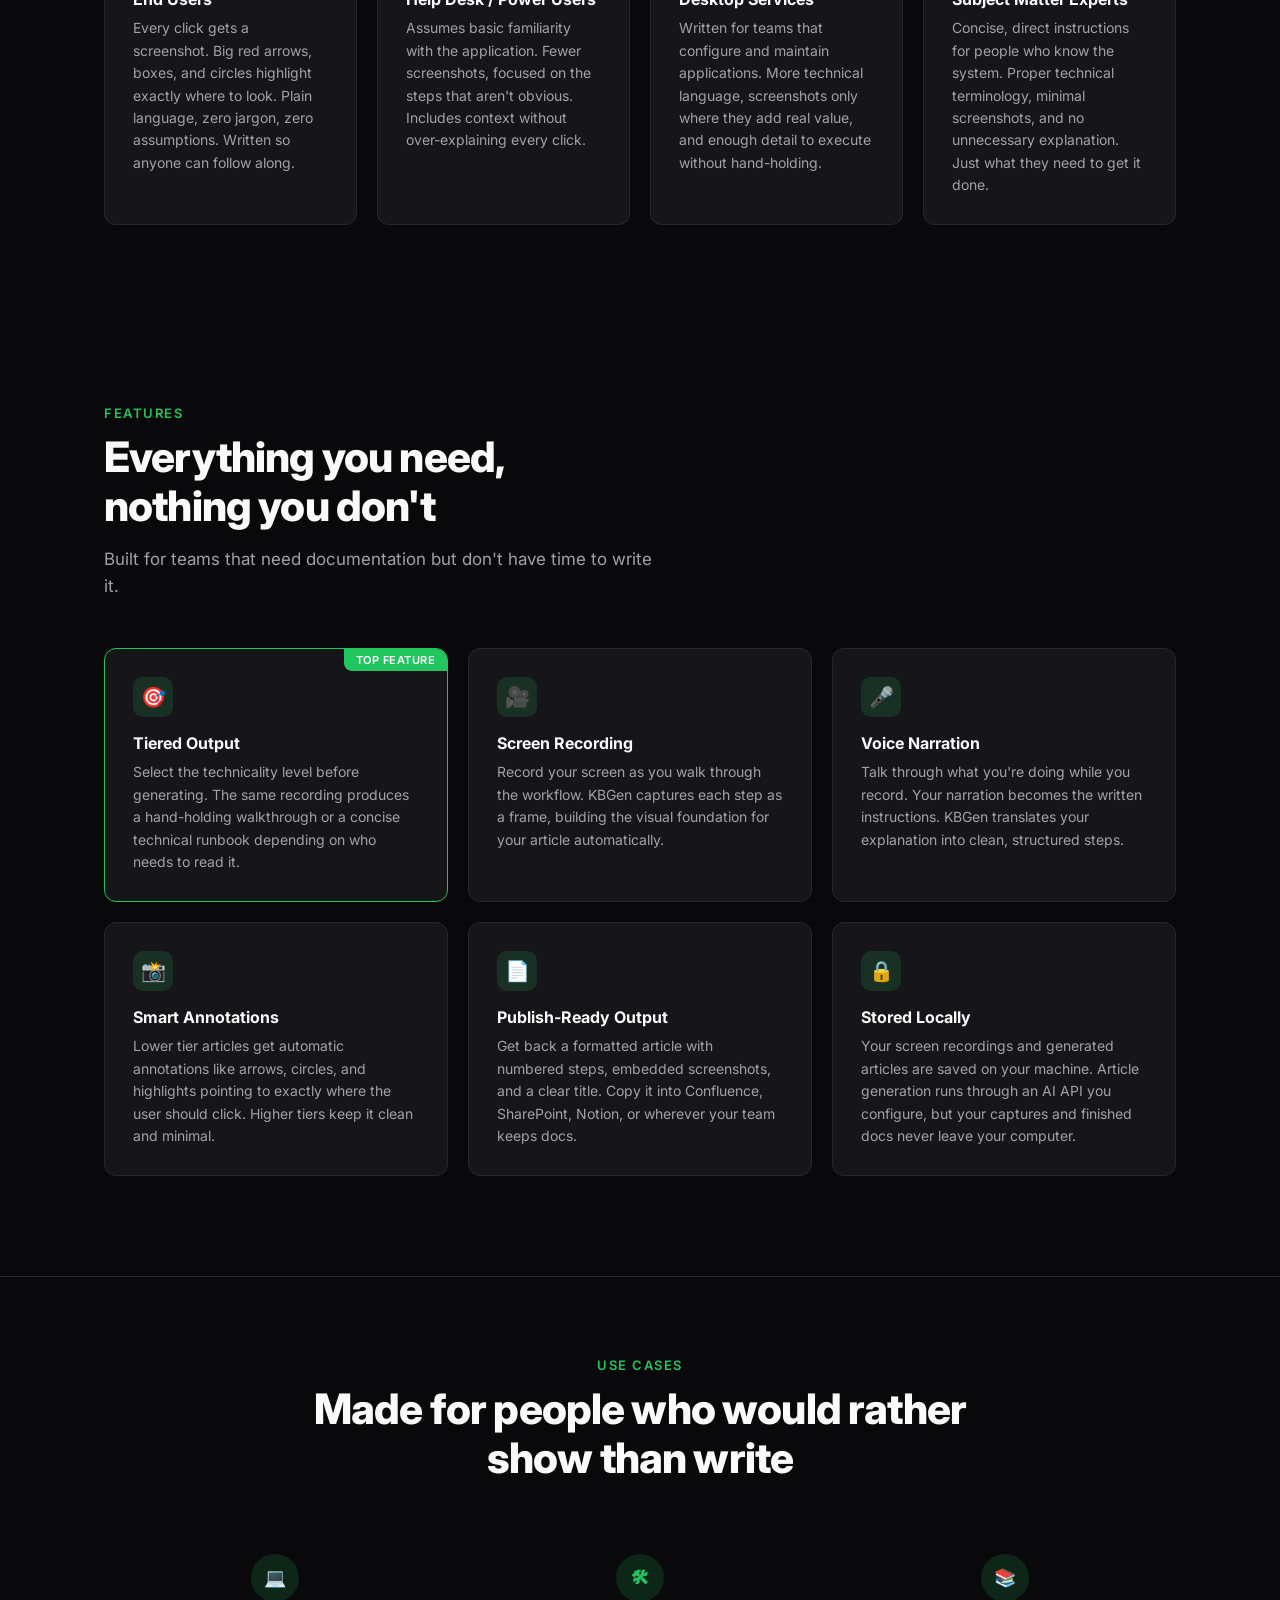
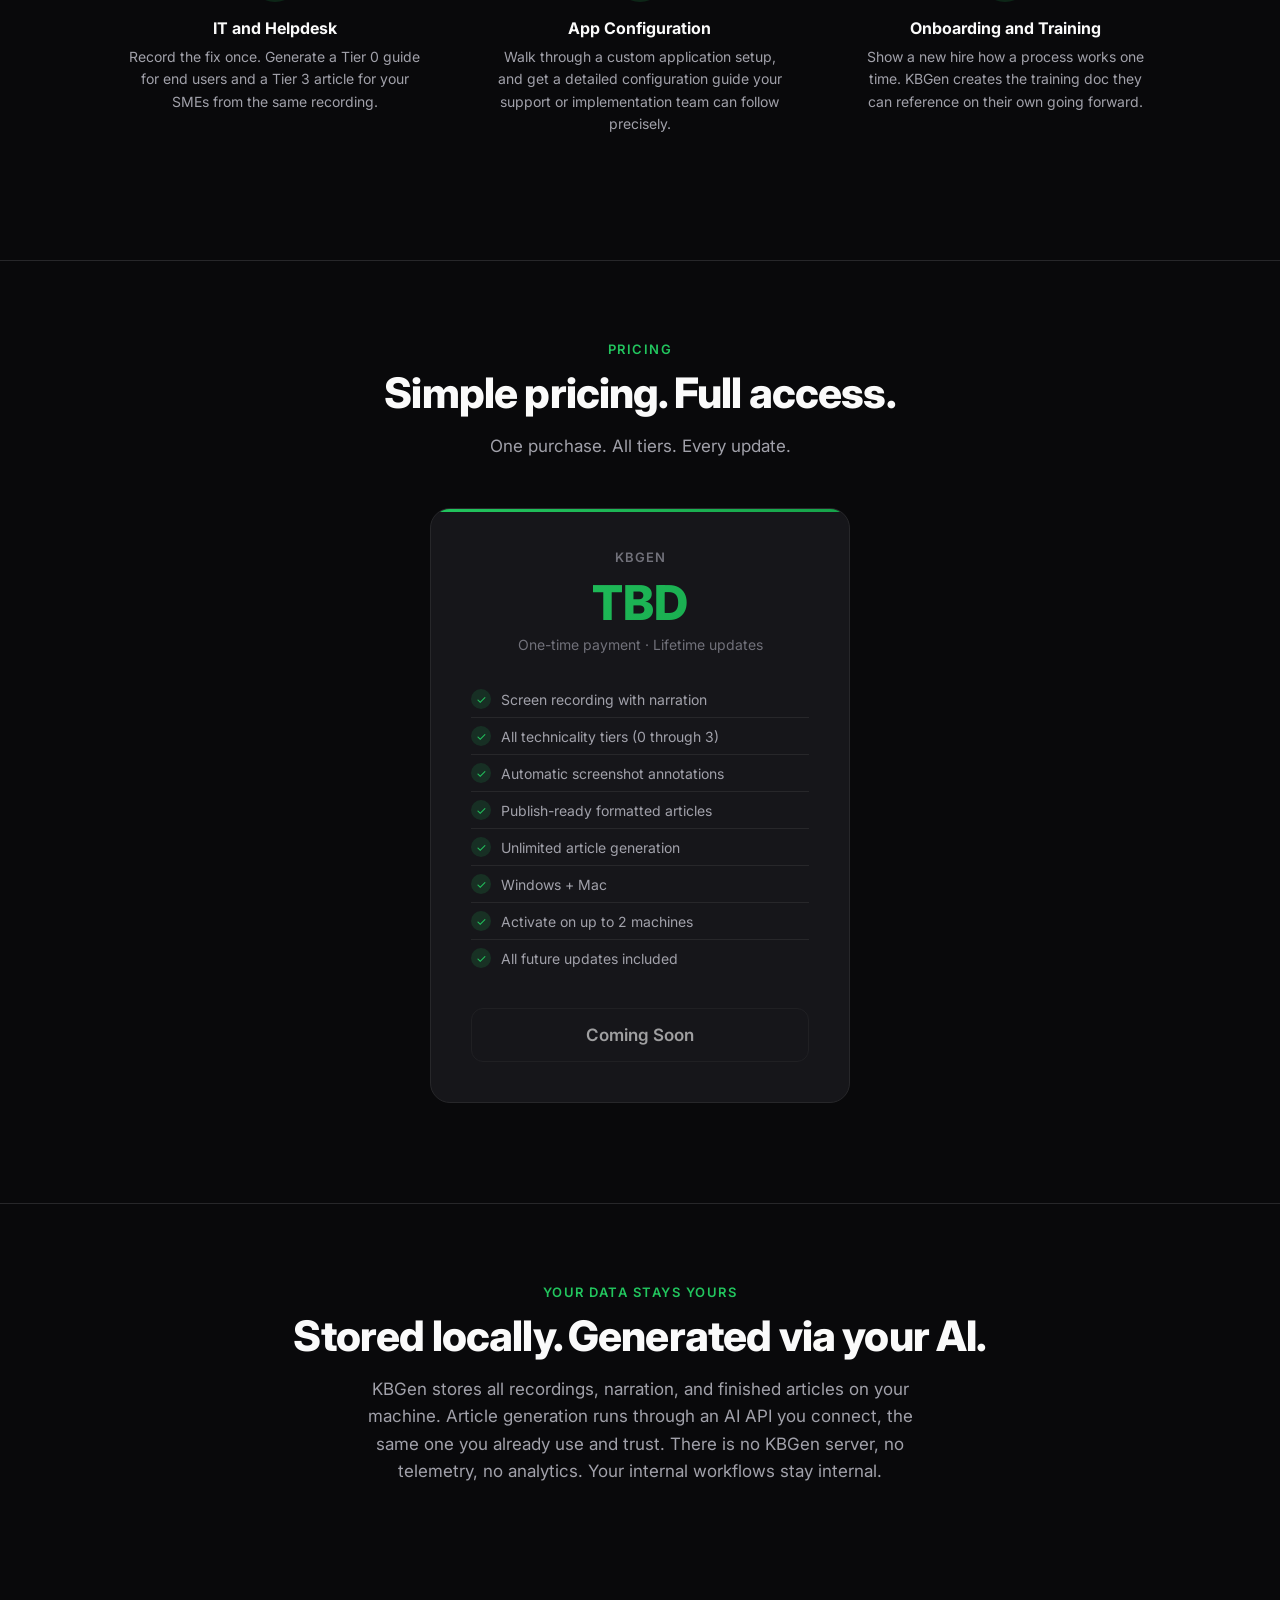
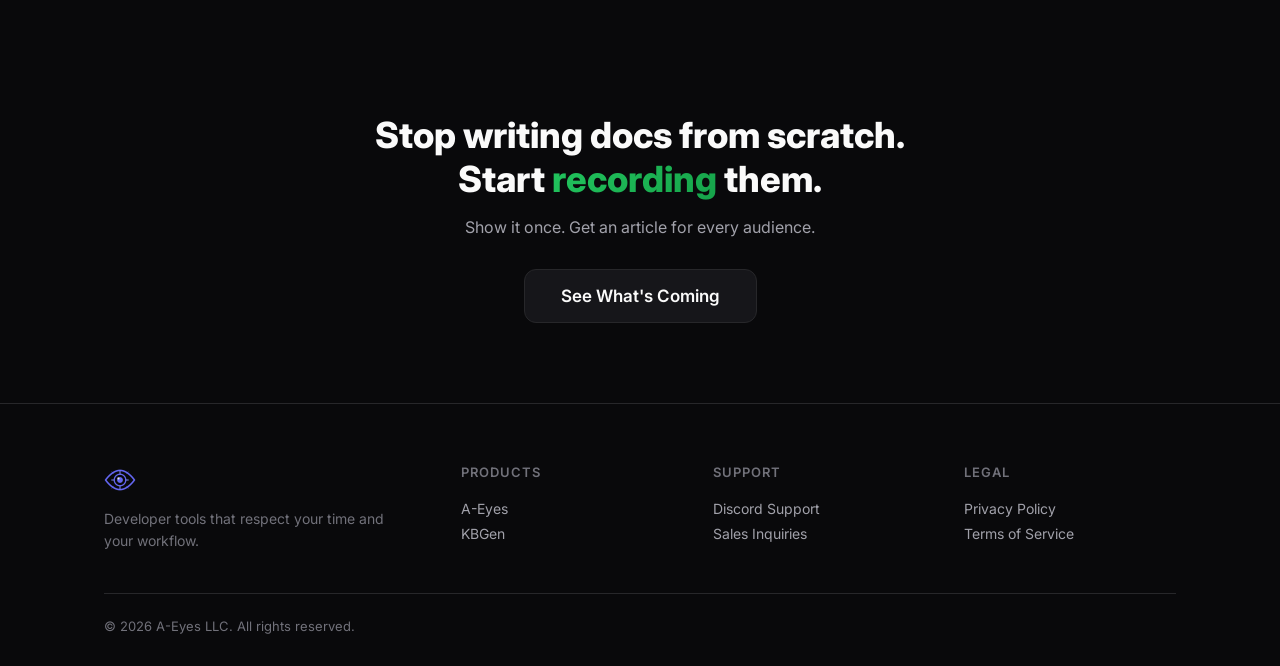
<file: kbgen.html>
<!DOCTYPE html>
<html lang="en">
<head>
  <meta charset="UTF-8">
  <meta name="viewport" content="width=device-width, initial-scale=1.0">
  <title>KBGen - Screen-to-KB Article Generator (Coming Soon)</title>
  <meta name="description" content="Record your screen, pick a technicality tier, and get a polished knowledge base article written for you. From step-by-step end-user guides to concise technical runbooks.">
  <link rel="preconnect" href="https://fonts.googleapis.com">
  <link rel="preconnect" href="https://fonts.gstatic.com" crossorigin>
  <link href="https://fonts.googleapis.com/css2?family=Inter:wght@400;500;600;700;800&display=swap" rel="stylesheet">
  <link rel="stylesheet" href="styles.css">
</head>
<body>

  <!-- ====== NAV ====== -->
  <nav class="nav">
    <div class="nav-inner container">
      <a href="index.html" class="nav-logo">
        <img src="aeyes-icon-tray.png" alt="A-Eyes" class="logo-mark-img">
        <span class="logo-text">A-Eyes LLC</span>
      </a>
      <div class="nav-links">
        <a href="a-eyes.html">A-Eyes</a>
        <a href="kbgen.html" style="color: var(--text);">KBGen</a>
        <a href="index.html#contact">Contact</a>
      </div>
      <button class="nav-toggle" aria-label="Menu" onclick="document.querySelector('.nav-links').classList.toggle('open')">
        <svg width="24" height="24" viewBox="0 0 24 24" fill="none" stroke="currentColor" stroke-width="2"><line x1="3" y1="6" x2="21" y2="6"/><line x1="3" y1="12" x2="21" y2="12"/><line x1="3" y1="18" x2="21" y2="18"/></svg>
      </button>
    </div>
  </nav>

  <!-- ====== PRODUCT HERO ====== -->
  <section class="product-hero kbgen">
    <div class="container">
      <div class="product-hero-content">
        <div class="product-hero-text">
          <div class="section-label" style="color: var(--accent-2);">KBGen - Coming Soon</div>
          <h1>Record it once.<br>Document it<br><span style="background: linear-gradient(135deg, #22c55e, #16a34a); -webkit-background-clip: text; -webkit-text-fill-color: transparent; background-clip: text;">perfectly.</span></h1>
          <p>Stop writing KB articles by hand. Record your screen while you walk through a workflow, pick who the article is for, and KBGen writes a polished knowledge base article at exactly the right level of detail for your audience.</p>
          <div class="hero-actions" style="justify-content: flex-start;">
            <a href="#pricing" class="btn btn-secondary btn-lg" style="pointer-events: none; opacity: 0.6;">Coming Soon</a>
            <a href="#features" class="btn btn-secondary">See Features</a>
          </div>
        </div>
        <div class="product-hero-visual">
          <div class="placeholder-text">
            <svg width="80" height="80" viewBox="0 0 100 100" xmlns="http://www.w3.org/2000/svg" style="opacity:0.3; margin: 0 auto 12px;">
              <rect x="20" y="15" width="60" height="70" rx="4" fill="none" stroke="currentColor" stroke-width="4"/>
              <line x1="32" y1="32" x2="68" y2="32" stroke="currentColor" stroke-width="3" stroke-linecap="round"/>
              <line x1="32" y1="45" x2="60" y2="45" stroke="currentColor" stroke-width="3" stroke-linecap="round"/>
              <line x1="32" y1="58" x2="55" y2="58" stroke="currentColor" stroke-width="3" stroke-linecap="round"/>
            </svg>
            <p>App screenshot goes here</p>
          </div>
        </div>
      </div>
    </div>
  </section>

  <!-- ====== HOW IT WORKS ====== -->
  <section class="how-it-works">
    <div class="container">
      <div class="section-label" style="color: var(--accent-2); text-align: center;">How it works</div>
      <h2 class="section-title" style="text-align: center;">Show it. Say it. Ship it.</h2>

      <div class="steps">
        <div class="step">
          <div class="step-number green">1</div>
          <h3>Record</h3>
          <p>Walk through the workflow on your screen while KBGen captures every step. Narrate as you go to add context, or let the screenshots speak for themselves.</p>
        </div>
        <div class="step">
          <div class="step-number green">2</div>
          <h3>Pick Your Tier</h3>
          <p>Choose who this article is for. Tier 0 for basic end users with big annotated screenshots and simple language. Tier 3 for your technical team with concise instructions and only the screenshots that matter.</p>
        </div>
        <div class="step">
          <div class="step-number green">3</div>
          <h3>Get Your Article</h3>
          <p>KBGen generates a complete, formatted KB article with numbered steps, annotated screenshots, and the right level of detail for your audience. Ready to publish.</p>
        </div>
      </div>
    </div>
  </section>

  <!-- ====== TIER EXPLAINER ====== -->
  <section class="features" id="tiers" style="border-top: 1px solid var(--border);">
    <div class="container">
      <div class="section-label" style="color: var(--accent-2);">Technicality Tiers</div>
      <h2 class="section-title">One recording.<br>Every audience.</h2>
      <p class="section-subtitle">The same workflow becomes a different article depending on who needs to read it. KBGen adjusts the language, detail level, and screenshot density to match your audience.</p>

      <div class="features-grid" style="grid-template-columns: repeat(auto-fit, minmax(240px, 1fr));">
        <div class="feature-card" style="border-top: 3px solid #22c55e;">
          <div style="font-size: 11px; text-transform: uppercase; letter-spacing: 1px; color: #22c55e; font-weight: 700; margin-bottom: 8px;">Tier 0</div>
          <h3>End Users</h3>
          <p>Every click gets a screenshot. Big red arrows, boxes, and circles highlight exactly where to look. Plain language, zero jargon, zero assumptions. Written so anyone can follow along.</p>
        </div>
        <div class="feature-card" style="border-top: 3px solid #3b82f6;">
          <div style="font-size: 11px; text-transform: uppercase; letter-spacing: 1px; color: #3b82f6; font-weight: 700; margin-bottom: 8px;">Tier 1</div>
          <h3>Help Desk / Power Users</h3>
          <p>Assumes basic familiarity with the application. Fewer screenshots, focused on the steps that aren't obvious. Includes context without over-explaining every click.</p>
        </div>
        <div class="feature-card" style="border-top: 3px solid #a855f7;">
          <div style="font-size: 11px; text-transform: uppercase; letter-spacing: 1px; color: #a855f7; font-weight: 700; margin-bottom: 8px;">Tier 2</div>
          <h3>Desktop Services</h3>
          <p>Written for teams that configure and maintain applications. More technical language, screenshots only where they add real value, and enough detail to execute without hand-holding.</p>
        </div>
        <div class="feature-card" style="border-top: 3px solid #8b5cf6;">
          <div style="font-size: 11px; text-transform: uppercase; letter-spacing: 1px; color: #8b5cf6; font-weight: 700; margin-bottom: 8px;">Tier 3</div>
          <h3>Subject Matter Experts</h3>
          <p>Concise, direct instructions for people who know the system. Proper technical terminology, minimal screenshots, and no unnecessary explanation. Just what they need to get it done.</p>
        </div>
      </div>
    </div>
  </section>

  <!-- ====== FEATURES ====== -->
  <section class="features" id="features">
    <div class="container">
      <div class="section-label" style="color: var(--accent-2);">Features</div>
      <h2 class="section-title">Everything you need,<br>nothing you don't</h2>
      <p class="section-subtitle">Built for teams that need documentation but don't have time to write it.</p>

      <div class="features-grid">
        <div class="feature-card" style="border: 1px solid var(--accent-2); position: relative; overflow: hidden;">
          <div style="position: absolute; top: 0; right: 0; background: var(--accent-2); color: #fff; font-size: 11px; font-weight: 600; padding: 4px 12px; border-radius: 0 0 0 8px; text-transform: uppercase; letter-spacing: 0.5px;">Top Feature</div>
          <div class="feature-icon green">&#127919;</div>
          <h3>Tiered Output</h3>
          <p>Select the technicality level before generating. The same recording produces a hand-holding walkthrough or a concise technical runbook depending on who needs to read it.</p>
        </div>
        <div class="feature-card">
          <div class="feature-icon green">&#127909;</div>
          <h3>Screen Recording</h3>
          <p>Record your screen as you walk through the workflow. KBGen captures each step as a frame, building the visual foundation for your article automatically.</p>
        </div>
        <div class="feature-card">
          <div class="feature-icon green">&#127908;</div>
          <h3>Voice Narration</h3>
          <p>Talk through what you're doing while you record. Your narration becomes the written instructions. KBGen translates your explanation into clean, structured steps.</p>
        </div>
        <div class="feature-card">
          <div class="feature-icon green">&#128248;</div>
          <h3>Smart Annotations</h3>
          <p>Lower tier articles get automatic annotations like arrows, circles, and highlights pointing to exactly where the user should click. Higher tiers keep it clean and minimal.</p>
        </div>
        <div class="feature-card">
          <div class="feature-icon green">&#128196;</div>
          <h3>Publish-Ready Output</h3>
          <p>Get back a formatted article with numbered steps, embedded screenshots, and a clear title. Copy it into Confluence, SharePoint, Notion, or wherever your team keeps docs.</p>
        </div>
        <div class="feature-card">
          <div class="feature-icon green">&#128274;</div>
          <h3>Stored Locally</h3>
          <p>Your screen recordings and generated articles are saved on your machine. Article generation runs through an AI API you configure, but your captures and finished docs never leave your computer.</p>
        </div>
      </div>
    </div>
  </section>

  <!-- ====== USE CASES ====== -->
  <section class="how-it-works" style="border-top: 1px solid var(--border);">
    <div class="container">
      <div class="section-label" style="color: var(--accent-2); text-align: center;">Use cases</div>
      <h2 class="section-title" style="text-align: center;">Made for people who would rather<br>show than write</h2>

      <div class="steps">
        <div class="step">
          <div class="step-number green" style="font-size: 18px;">&#128187;</div>
          <h3>IT and Helpdesk</h3>
          <p>Record the fix once. Generate a Tier 0 guide for end users and a Tier 3 article for your SMEs from the same recording.</p>
        </div>
        <div class="step">
          <div class="step-number green" style="font-size: 18px;">&#128736;</div>
          <h3>App Configuration</h3>
          <p>Walk through a custom application setup, and get a detailed configuration guide your support or implementation team can follow precisely.</p>
        </div>
        <div class="step">
          <div class="step-number green" style="font-size: 18px;">&#128218;</div>
          <h3>Onboarding and Training</h3>
          <p>Show a new hire how a process works one time. KBGen creates the training doc they can reference on their own going forward.</p>
        </div>
      </div>
    </div>
  </section>

  <!-- ====== PRICING ====== -->
  <section class="pricing" id="pricing">
    <div class="container">
      <div class="section-label" style="color: var(--accent-2); text-align: center;">Pricing</div>
      <h2 class="section-title" style="text-align: center;">Simple pricing. Full access.</h2>
      <p class="section-subtitle" style="text-align: center; margin: 0 auto 48px;">One purchase. All tiers. Every update.</p>

      <div class="pricing-card green">
        <div class="pricing-label">KBGen</div>
        <div class="price" style="background: linear-gradient(135deg, #22c55e, #16a34a); -webkit-background-clip: text; -webkit-text-fill-color: transparent; background-clip: text;">TBD</div>
        <div class="price-note">One-time payment &middot; Lifetime updates</div>

        <ul class="pricing-features">
          <li><span class="check green">&#10003;</span> Screen recording with narration</li>
          <li><span class="check green">&#10003;</span> All technicality tiers (0 through 3)</li>
          <li><span class="check green">&#10003;</span> Automatic screenshot annotations</li>
          <li><span class="check green">&#10003;</span> Publish-ready formatted articles</li>
          <li><span class="check green">&#10003;</span> Unlimited article generation</li>
          <li><span class="check green">&#10003;</span> Windows + Mac</li>
          <li><span class="check green">&#10003;</span> Activate on up to 2 machines</li>
          <li><span class="check green">&#10003;</span> All future updates included</li>
        </ul>

        <!-- Replace href with your LemonSqueezy checkout URL -->
        <a href="#" class="btn btn-secondary btn-lg" id="buy-btn" style="width: 100%; justify-content: center; pointer-events: none; opacity: 0.6;">
          Coming Soon
        </a>
      </div>
    </div>
  </section>

  <!-- ====== PRIVACY ====== -->
  <section class="how-it-works" style="border-top: 1px solid var(--border);">
    <div class="container" style="text-align: center;">
      <div class="section-label" style="color: var(--accent-2);">Your data stays yours</div>
      <h2 class="section-title">Stored locally. Generated via your AI.</h2>
      <p class="section-subtitle" style="margin: 0 auto 48px; text-align: center;">KBGen stores all recordings, narration, and finished articles on your machine. Article generation runs through an AI API you connect, the same one you already use and trust. There is no KBGen server, no telemetry, no analytics. Your internal workflows stay internal.</p>
    </div>
  </section>

  <!-- ====== CTA ====== -->
  <section class="cta-banner">
    <div class="container">
      <h2>Stop writing docs from scratch.<br>Start <span style="background: linear-gradient(135deg, #22c55e, #16a34a); -webkit-background-clip: text; -webkit-text-fill-color: transparent; background-clip: text;">recording</span> them.</h2>
      <p>Show it once. Get an article for every audience.</p>
      <a href="#features" class="btn btn-secondary btn-lg">See What's Coming</a>
    </div>
  </section>

  <!-- ====== FOOTER ====== -->
  <footer class="footer">
    <div class="container">
      <div class="footer-grid">
        <div class="footer-brand">
          <img src="aeyes-icon-tray.png" alt="A-Eyes" class="logo-mark-img">
          <p>Developer tools that respect your time and your workflow.</p>
        </div>
        <div class="footer-links-group">
          <h4>Products</h4>
          <a href="a-eyes.html">A-Eyes</a>
          <a href="kbgen.html">KBGen</a>
        </div>
        <div class="footer-links-group">
          <h4>Support</h4>
          <a href="https://discord.gg/QP3BsFhm9M" target="_blank">Discord Support</a>
          <a href="mailto:drew@aeyesapp.com">Sales Inquiries</a>
        </div>
        <div class="footer-links-group">
          <h4>Legal</h4>
          <a href="privacy.html">Privacy Policy</a>
          <a href="terms.html">Terms of Service</a>
        </div>
      </div>
      <div class="footer-bottom">
        <p>&copy; 2026 A-Eyes LLC. All rights reserved.</p>
      </div>
    </div>
  </footer>

  <!-- LemonSqueezy Checkout Overlay -->
  <script src="https://assets.lemonsqueezy.com/lemon.js" defer></script>
  <script>
    // Same setup as A-Eyes - get your KBGen checkout URL from LemonSqueezy
    // and set it as the href on #buy-btn with class "lemonsqueezy-button"
  </script>
</body>
</html>
</file>
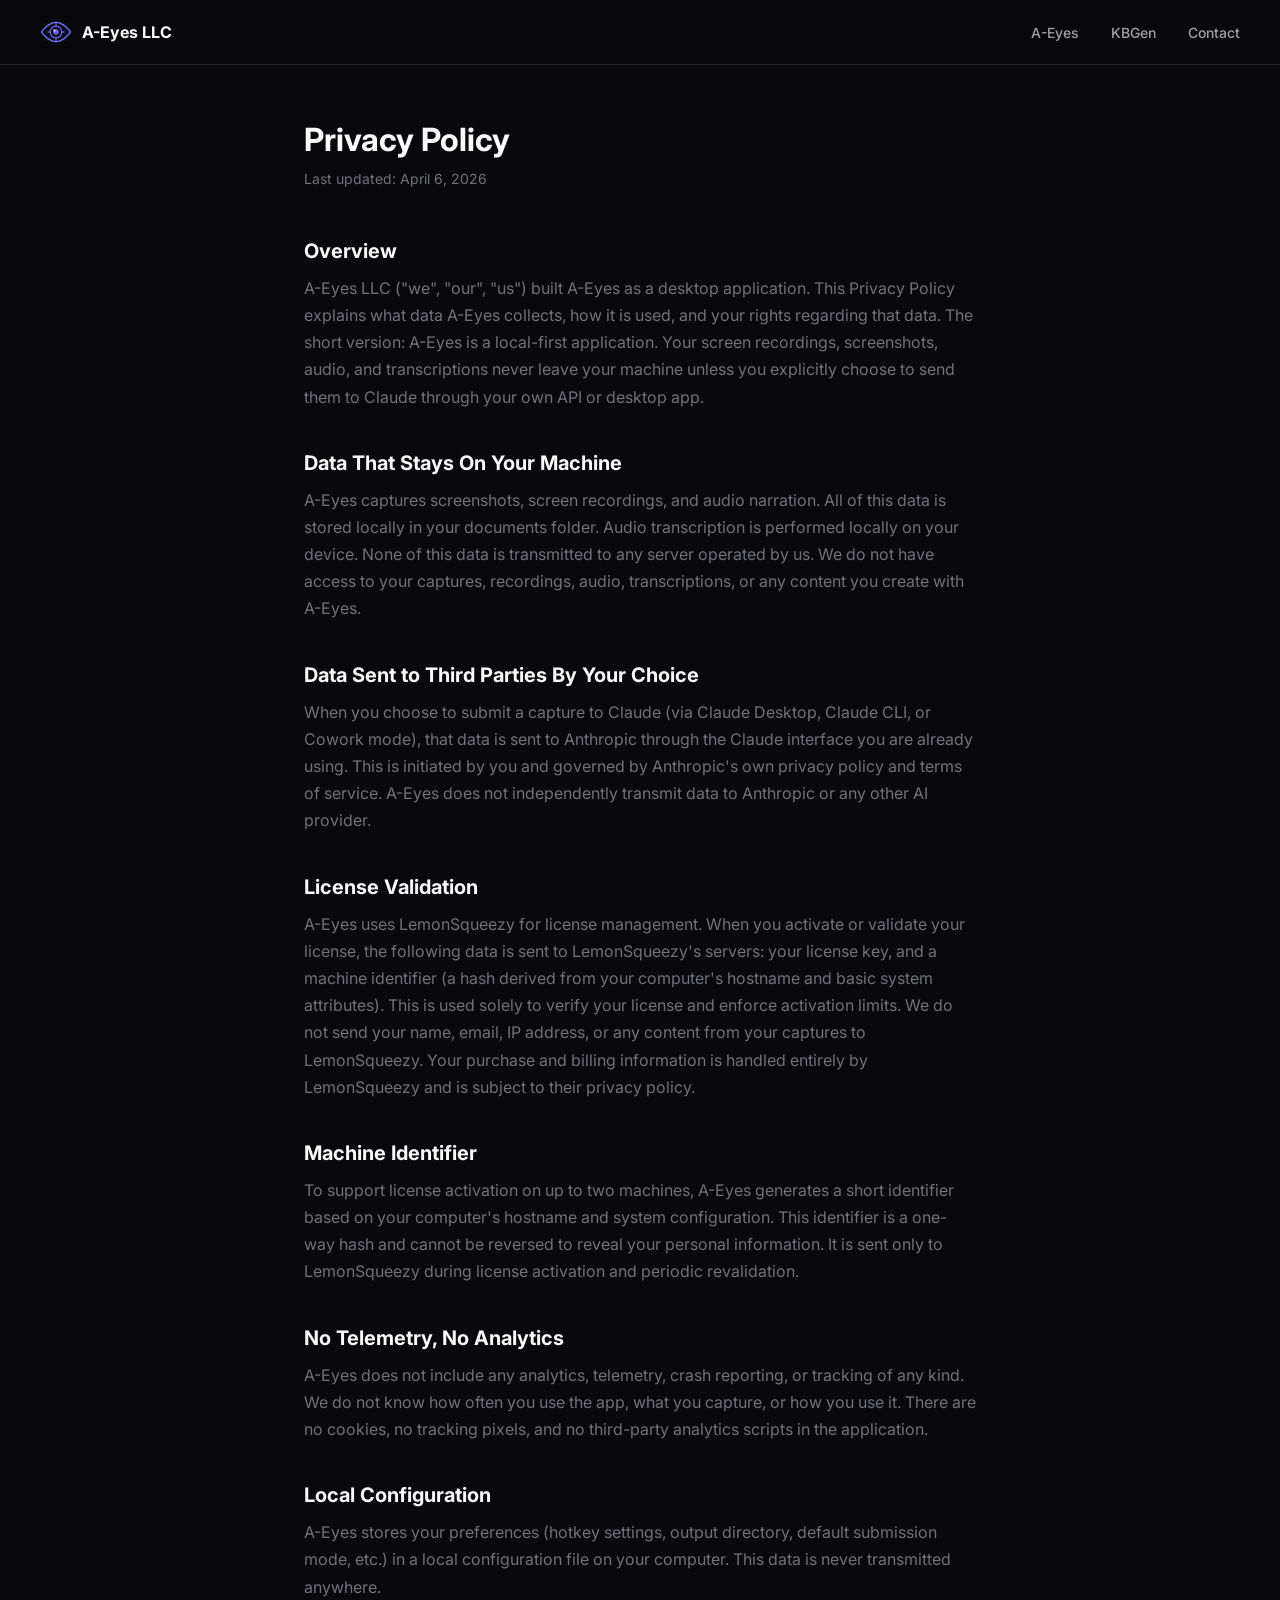
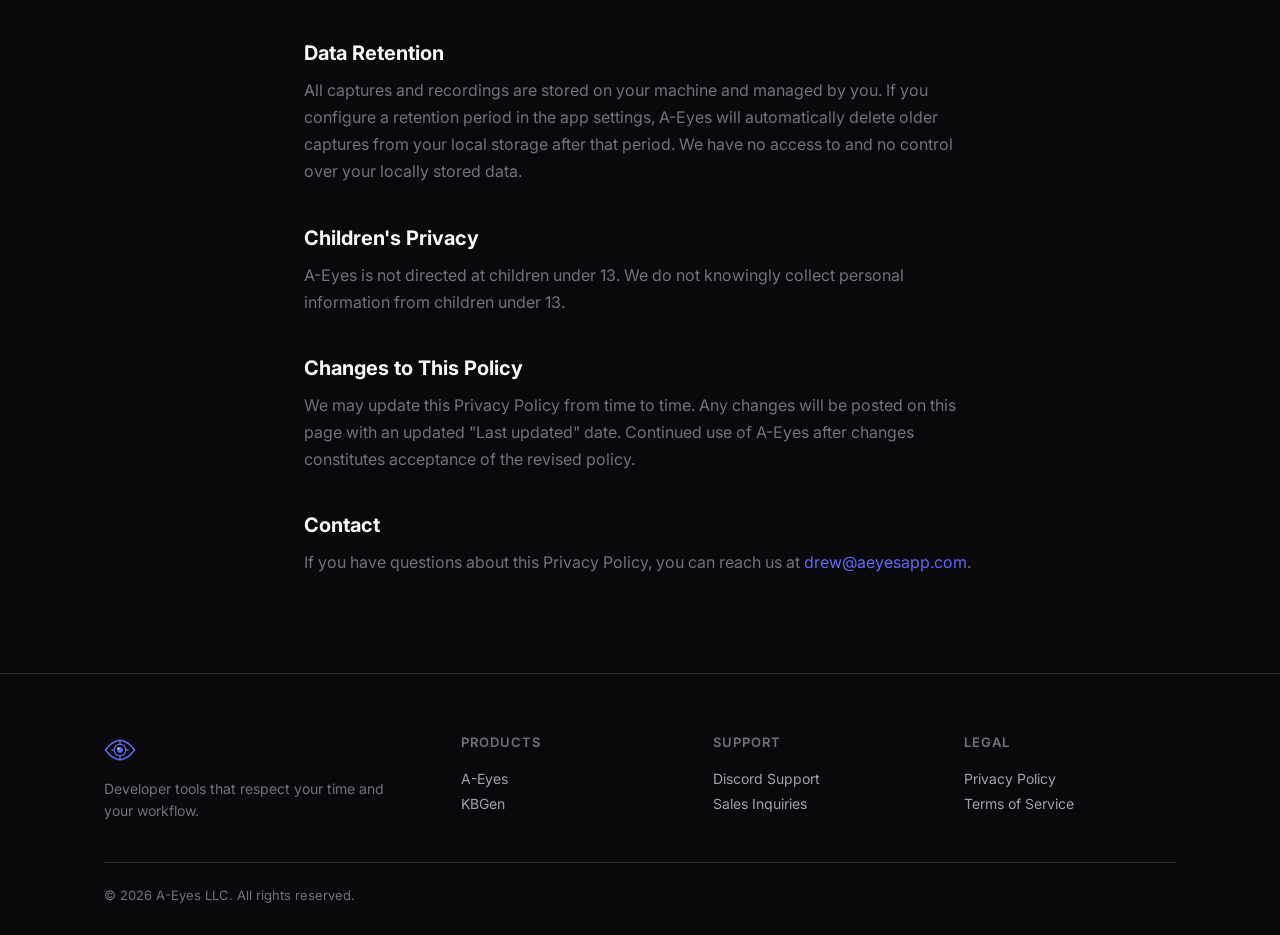
<file: privacy.html>
<!DOCTYPE html>
<html lang="en">
<head>
  <meta charset="UTF-8">
  <meta name="viewport" content="width=device-width, initial-scale=1.0">
  <title>Privacy Policy - A-Eyes</title>
  <link rel="preconnect" href="https://fonts.googleapis.com">
  <link rel="preconnect" href="https://fonts.gstatic.com" crossorigin>
  <link href="https://fonts.googleapis.com/css2?family=Inter:wght@400;500;600;700;800&display=swap" rel="stylesheet">
  <link rel="stylesheet" href="styles.css">
  <style>
    .legal-content {
      max-width: 720px;
      margin: 0 auto;
      padding: 120px 24px 80px;
    }
    .legal-content h1 {
      font-size: 2rem;
      margin-bottom: 8px;
    }
    .legal-content .last-updated {
      color: var(--text-muted);
      font-size: 0.875rem;
      margin-bottom: 48px;
    }
    .legal-content h2 {
      font-size: 1.25rem;
      margin-top: 40px;
      margin-bottom: 12px;
      color: var(--text);
    }
    .legal-content p {
      color: var(--text-muted);
      line-height: 1.7;
      margin-bottom: 16px;
    }
    .legal-content strong {
      color: var(--text);
    }
  </style>
</head>
<body>

  <!-- ====== NAV ====== -->
  <nav class="nav">
    <div class="nav-inner container">
      <a href="index.html" class="nav-logo">
        <img src="aeyes-icon-tray.png" alt="A-Eyes" class="logo-mark-img">
        <span class="logo-text">A-Eyes LLC</span>
      </a>
      <div class="nav-links">
        <a href="a-eyes.html">A-Eyes</a>
        <a href="kbgen.html">KBGen</a>
        <a href="index.html#contact">Contact</a>
      </div>
      <button class="nav-toggle" aria-label="Menu" onclick="document.querySelector('.nav-links').classList.toggle('open')">
        <svg width="24" height="24" viewBox="0 0 24 24" fill="none" stroke="currentColor" stroke-width="2"><line x1="3" y1="6" x2="21" y2="6"/><line x1="3" y1="12" x2="21" y2="12"/><line x1="3" y1="18" x2="21" y2="18"/></svg>
      </button>
    </div>
  </nav>

  <div class="legal-content">
    <h1>Privacy Policy</h1>
    <p class="last-updated">Last updated: April 6, 2026</p>

    <h2>Overview</h2>
    <p>A-Eyes LLC ("we", "our", "us") built A-Eyes as a desktop application. This Privacy Policy explains what data A-Eyes collects, how it is used, and your rights regarding that data. The short version: A-Eyes is a local-first application. Your screen recordings, screenshots, audio, and transcriptions never leave your machine unless you explicitly choose to send them to Claude through your own API or desktop app.</p>

    <h2>Data That Stays On Your Machine</h2>
    <p>A-Eyes captures screenshots, screen recordings, and audio narration. All of this data is stored locally in your documents folder. Audio transcription is performed locally on your device. None of this data is transmitted to any server operated by us. We do not have access to your captures, recordings, audio, transcriptions, or any content you create with A-Eyes.</p>

    <h2>Data Sent to Third Parties By Your Choice</h2>
    <p>When you choose to submit a capture to Claude (via Claude Desktop, Claude CLI, or Cowork mode), that data is sent to Anthropic through the Claude interface you are already using. This is initiated by you and governed by Anthropic's own privacy policy and terms of service. A-Eyes does not independently transmit data to Anthropic or any other AI provider.</p>

    <h2>License Validation</h2>
    <p>A-Eyes uses LemonSqueezy for license management. When you activate or validate your license, the following data is sent to LemonSqueezy's servers: your license key, and a machine identifier (a hash derived from your computer's hostname and basic system attributes). This is used solely to verify your license and enforce activation limits. We do not send your name, email, IP address, or any content from your captures to LemonSqueezy. Your purchase and billing information is handled entirely by LemonSqueezy and is subject to their privacy policy.</p>

    <h2>Machine Identifier</h2>
    <p>To support license activation on up to two machines, A-Eyes generates a short identifier based on your computer's hostname and system configuration. This identifier is a one-way hash and cannot be reversed to reveal your personal information. It is sent only to LemonSqueezy during license activation and periodic revalidation.</p>

    <h2>No Telemetry, No Analytics</h2>
    <p>A-Eyes does not include any analytics, telemetry, crash reporting, or tracking of any kind. We do not know how often you use the app, what you capture, or how you use it. There are no cookies, no tracking pixels, and no third-party analytics scripts in the application.</p>

    <h2>Local Configuration</h2>
    <p>A-Eyes stores your preferences (hotkey settings, output directory, default submission mode, etc.) in a local configuration file on your computer. This data is never transmitted anywhere.</p>

    <h2>Data Retention</h2>
    <p>All captures and recordings are stored on your machine and managed by you. If you configure a retention period in the app settings, A-Eyes will automatically delete older captures from your local storage after that period. We have no access to and no control over your locally stored data.</p>

    <h2>Children's Privacy</h2>
    <p>A-Eyes is not directed at children under 13. We do not knowingly collect personal information from children under 13.</p>

    <h2>Changes to This Policy</h2>
    <p>We may update this Privacy Policy from time to time. Any changes will be posted on this page with an updated "Last updated" date. Continued use of A-Eyes after changes constitutes acceptance of the revised policy.</p>

    <h2>Contact</h2>
    <p>If you have questions about this Privacy Policy, you can reach us at <a href="mailto:drew@aeyesapp.com" style="color: var(--accent-1);">drew@aeyesapp.com</a>.</p>
  </div>

  <!-- ====== FOOTER ====== -->
  <footer class="footer">
    <div class="container">
      <div class="footer-grid">
        <div class="footer-brand">
          <img src="aeyes-icon-tray.png" alt="A-Eyes" class="logo-mark-img">
          <p>Developer tools that respect your time and your workflow.</p>
        </div>
        <div class="footer-links-group">
          <h4>Products</h4>
          <a href="a-eyes.html">A-Eyes</a>
          <a href="kbgen.html">KBGen</a>
        </div>
        <div class="footer-links-group">
          <h4>Support</h4>
          <a href="https://discord.gg/QP3BsFhm9M" target="_blank">Discord Support</a>
          <a href="mailto:drew@aeyesapp.com">Sales Inquiries</a>
        </div>
        <div class="footer-links-group">
          <h4>Legal</h4>
          <a href="privacy.html">Privacy Policy</a>
          <a href="terms.html">Terms of Service</a>
        </div>
      </div>
      <div class="footer-bottom">
        <p>&copy; 2026 A-Eyes LLC. All rights reserved.</p>
      </div>
    </div>
  </footer>

</body>
</html>
</file>
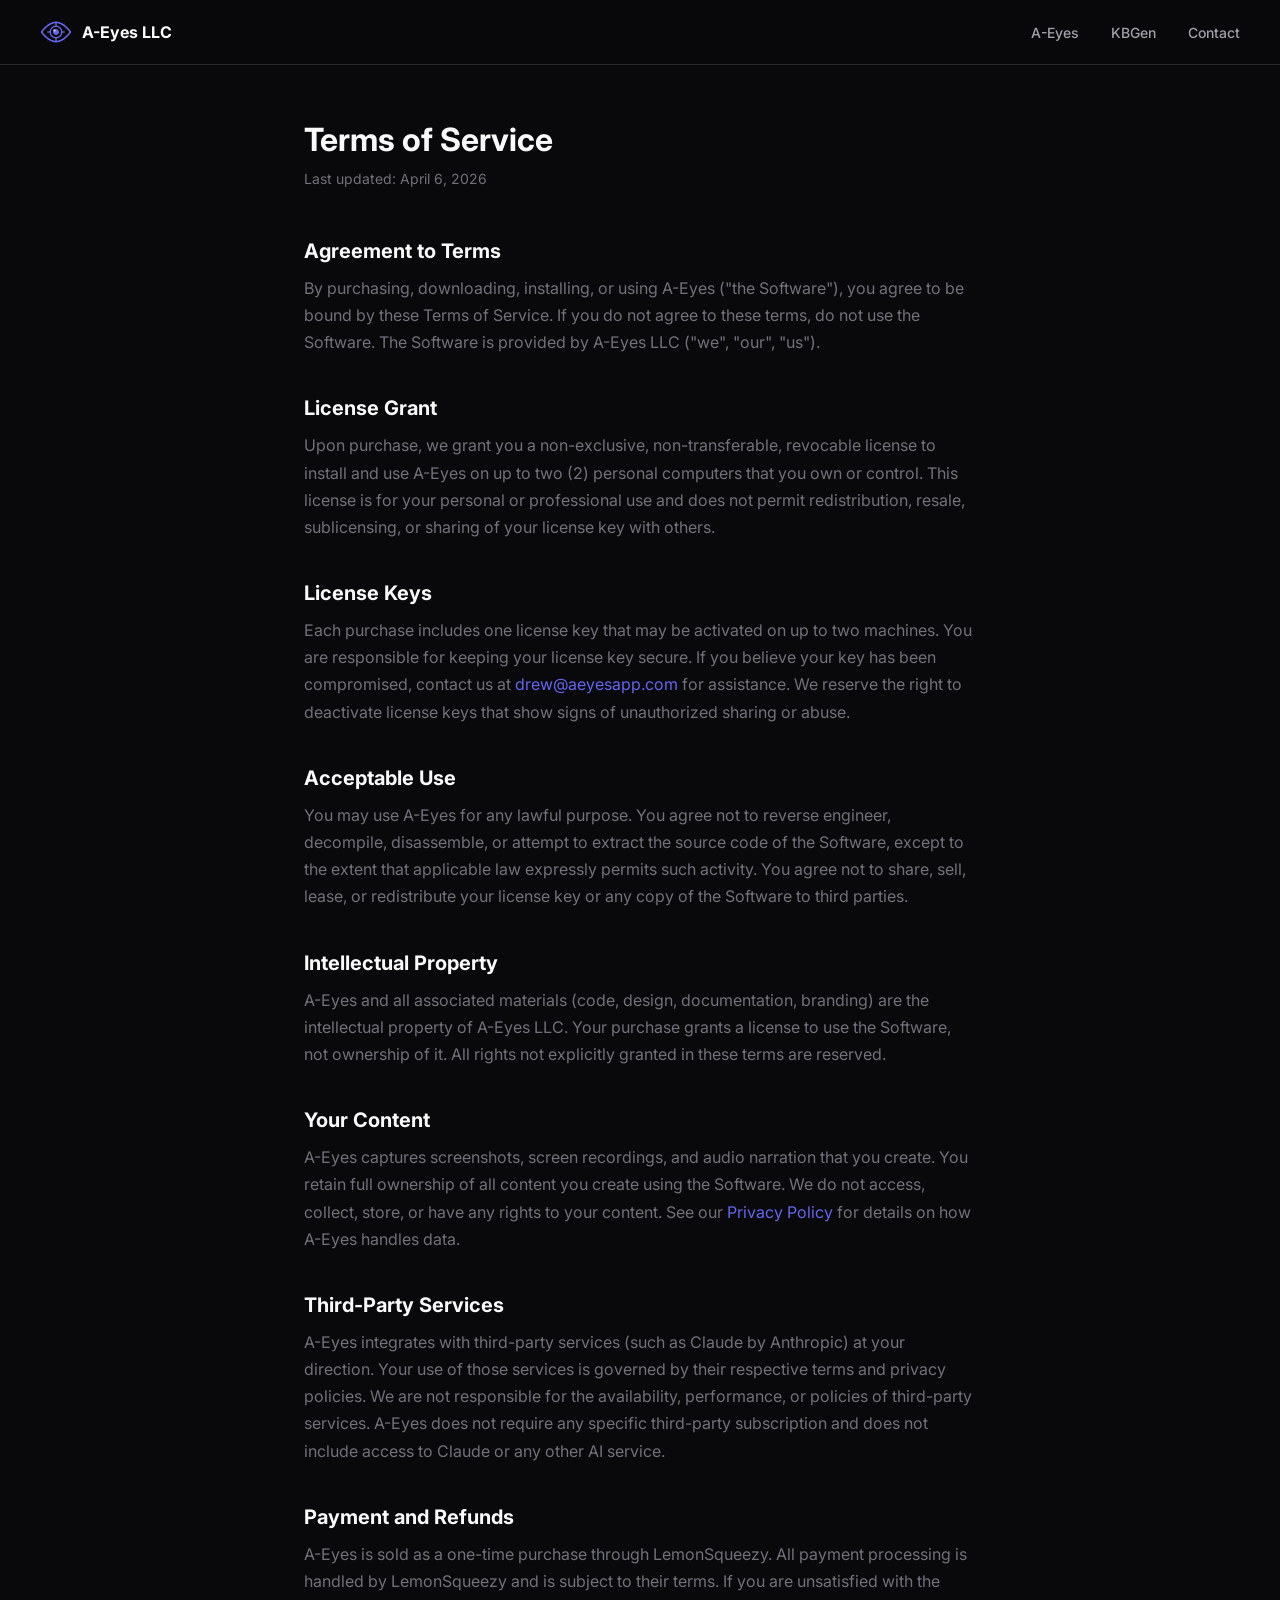
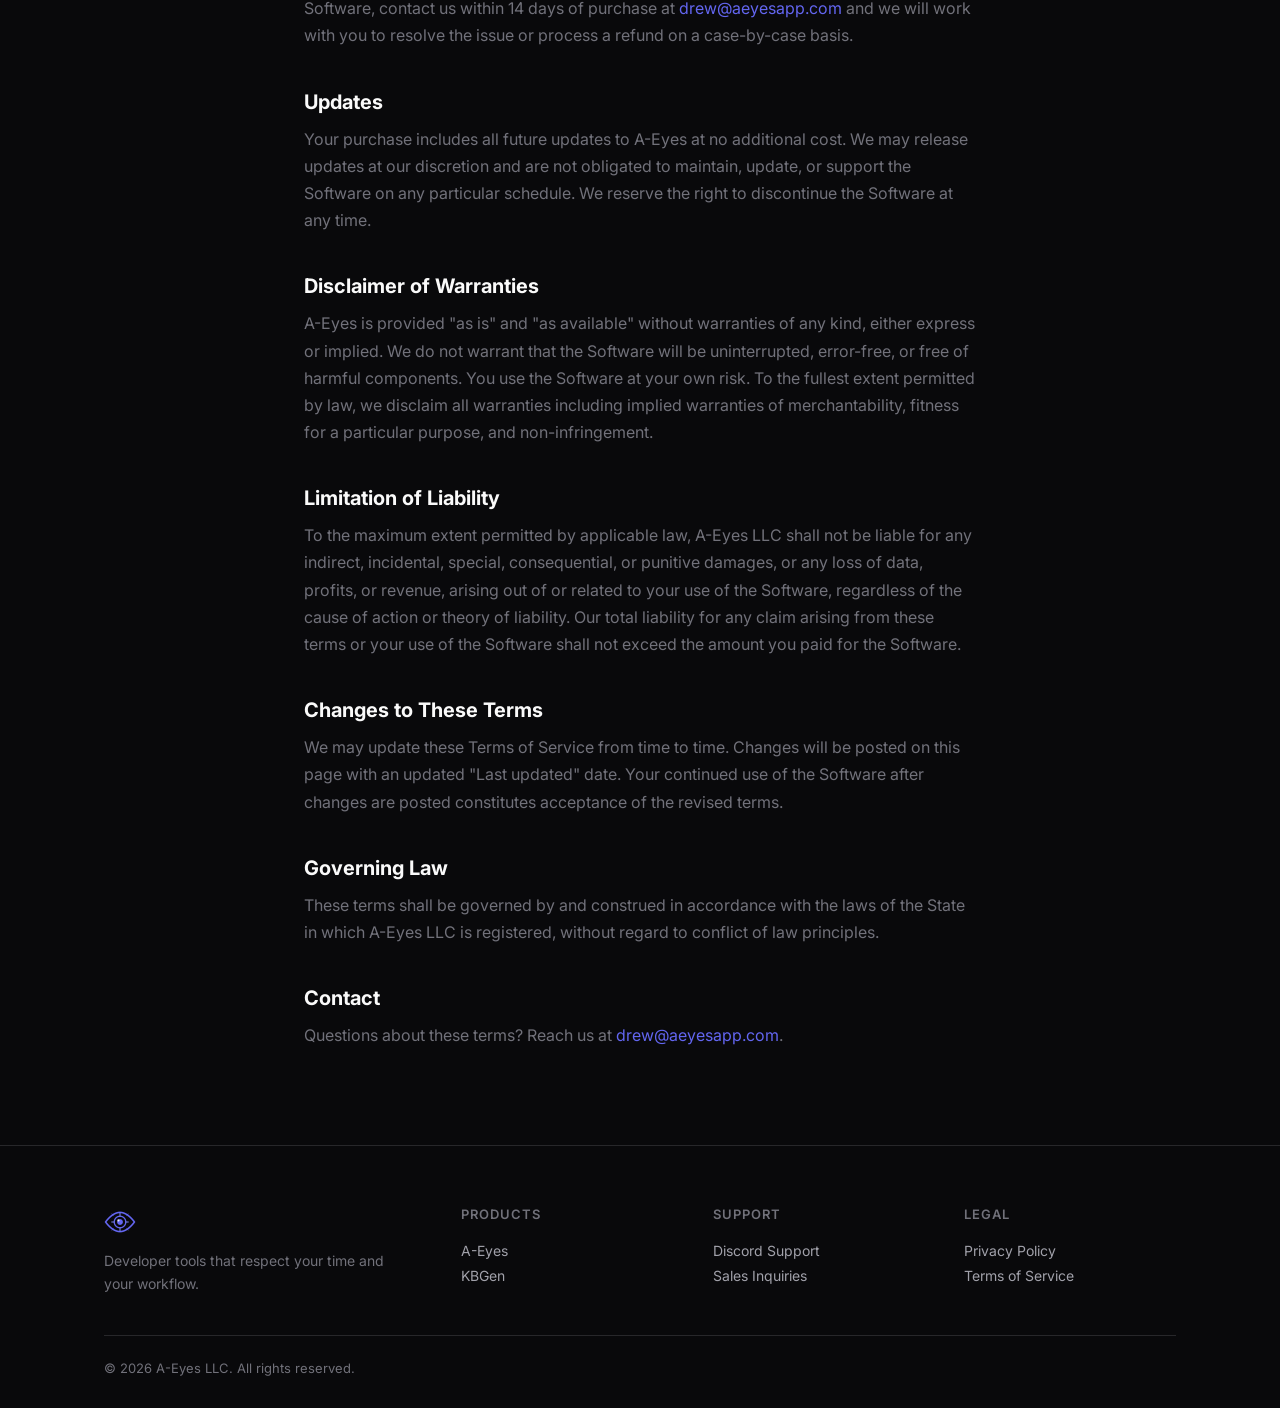
<file: terms.html>
<!DOCTYPE html>
<html lang="en">
<head>
  <meta charset="UTF-8">
  <meta name="viewport" content="width=device-width, initial-scale=1.0">
  <title>Terms of Service - A-Eyes</title>
  <link rel="preconnect" href="https://fonts.googleapis.com">
  <link rel="preconnect" href="https://fonts.gstatic.com" crossorigin>
  <link href="https://fonts.googleapis.com/css2?family=Inter:wght@400;500;600;700;800&display=swap" rel="stylesheet">
  <link rel="stylesheet" href="styles.css">
  <style>
    .legal-content {
      max-width: 720px;
      margin: 0 auto;
      padding: 120px 24px 80px;
    }
    .legal-content h1 {
      font-size: 2rem;
      margin-bottom: 8px;
    }
    .legal-content .last-updated {
      color: var(--text-muted);
      font-size: 0.875rem;
      margin-bottom: 48px;
    }
    .legal-content h2 {
      font-size: 1.25rem;
      margin-top: 40px;
      margin-bottom: 12px;
      color: var(--text);
    }
    .legal-content p {
      color: var(--text-muted);
      line-height: 1.7;
      margin-bottom: 16px;
    }
    .legal-content strong {
      color: var(--text);
    }
  </style>
</head>
<body>

  <!-- ====== NAV ====== -->
  <nav class="nav">
    <div class="nav-inner container">
      <a href="index.html" class="nav-logo">
        <img src="aeyes-icon-tray.png" alt="A-Eyes" class="logo-mark-img">
        <span class="logo-text">A-Eyes LLC</span>
      </a>
      <div class="nav-links">
        <a href="a-eyes.html">A-Eyes</a>
        <a href="kbgen.html">KBGen</a>
        <a href="index.html#contact">Contact</a>
      </div>
      <button class="nav-toggle" aria-label="Menu" onclick="document.querySelector('.nav-links').classList.toggle('open')">
        <svg width="24" height="24" viewBox="0 0 24 24" fill="none" stroke="currentColor" stroke-width="2"><line x1="3" y1="6" x2="21" y2="6"/><line x1="3" y1="12" x2="21" y2="12"/><line x1="3" y1="18" x2="21" y2="18"/></svg>
      </button>
    </div>
  </nav>

  <div class="legal-content">
    <h1>Terms of Service</h1>
    <p class="last-updated">Last updated: April 6, 2026</p>

    <h2>Agreement to Terms</h2>
    <p>By purchasing, downloading, installing, or using A-Eyes ("the Software"), you agree to be bound by these Terms of Service. If you do not agree to these terms, do not use the Software. The Software is provided by A-Eyes LLC ("we", "our", "us").</p>

    <h2>License Grant</h2>
    <p>Upon purchase, we grant you a non-exclusive, non-transferable, revocable license to install and use A-Eyes on up to two (2) personal computers that you own or control. This license is for your personal or professional use and does not permit redistribution, resale, sublicensing, or sharing of your license key with others.</p>

    <h2>License Keys</h2>
    <p>Each purchase includes one license key that may be activated on up to two machines. You are responsible for keeping your license key secure. If you believe your key has been compromised, contact us at <a href="mailto:drew@aeyesapp.com" style="color: var(--accent-1);">drew@aeyesapp.com</a> for assistance. We reserve the right to deactivate license keys that show signs of unauthorized sharing or abuse.</p>

    <h2>Acceptable Use</h2>
    <p>You may use A-Eyes for any lawful purpose. You agree not to reverse engineer, decompile, disassemble, or attempt to extract the source code of the Software, except to the extent that applicable law expressly permits such activity. You agree not to share, sell, lease, or redistribute your license key or any copy of the Software to third parties.</p>

    <h2>Intellectual Property</h2>
    <p>A-Eyes and all associated materials (code, design, documentation, branding) are the intellectual property of A-Eyes LLC. Your purchase grants a license to use the Software, not ownership of it. All rights not explicitly granted in these terms are reserved.</p>

    <h2>Your Content</h2>
    <p>A-Eyes captures screenshots, screen recordings, and audio narration that you create. You retain full ownership of all content you create using the Software. We do not access, collect, store, or have any rights to your content. See our <a href="privacy.html" style="color: var(--accent-1);">Privacy Policy</a> for details on how A-Eyes handles data.</p>

    <h2>Third-Party Services</h2>
    <p>A-Eyes integrates with third-party services (such as Claude by Anthropic) at your direction. Your use of those services is governed by their respective terms and privacy policies. We are not responsible for the availability, performance, or policies of third-party services. A-Eyes does not require any specific third-party subscription and does not include access to Claude or any other AI service.</p>

    <h2>Payment and Refunds</h2>
    <p>A-Eyes is sold as a one-time purchase through LemonSqueezy. All payment processing is handled by LemonSqueezy and is subject to their terms. If you are unsatisfied with the Software, contact us within 14 days of purchase at <a href="mailto:drew@aeyesapp.com" style="color: var(--accent-1);">drew@aeyesapp.com</a> and we will work with you to resolve the issue or process a refund on a case-by-case basis.</p>

    <h2>Updates</h2>
    <p>Your purchase includes all future updates to A-Eyes at no additional cost. We may release updates at our discretion and are not obligated to maintain, update, or support the Software on any particular schedule. We reserve the right to discontinue the Software at any time.</p>

    <h2>Disclaimer of Warranties</h2>
    <p>A-Eyes is provided "as is" and "as available" without warranties of any kind, either express or implied. We do not warrant that the Software will be uninterrupted, error-free, or free of harmful components. You use the Software at your own risk. To the fullest extent permitted by law, we disclaim all warranties including implied warranties of merchantability, fitness for a particular purpose, and non-infringement.</p>

    <h2>Limitation of Liability</h2>
    <p>To the maximum extent permitted by applicable law, A-Eyes LLC shall not be liable for any indirect, incidental, special, consequential, or punitive damages, or any loss of data, profits, or revenue, arising out of or related to your use of the Software, regardless of the cause of action or theory of liability. Our total liability for any claim arising from these terms or your use of the Software shall not exceed the amount you paid for the Software.</p>

    <h2>Changes to These Terms</h2>
    <p>We may update these Terms of Service from time to time. Changes will be posted on this page with an updated "Last updated" date. Your continued use of the Software after changes are posted constitutes acceptance of the revised terms.</p>

    <h2>Governing Law</h2>
    <p>These terms shall be governed by and construed in accordance with the laws of the State in which A-Eyes LLC is registered, without regard to conflict of law principles.</p>

    <h2>Contact</h2>
    <p>Questions about these terms? Reach us at <a href="mailto:drew@aeyesapp.com" style="color: var(--accent-1);">drew@aeyesapp.com</a>.</p>
  </div>

  <!-- ====== FOOTER ====== -->
  <footer class="footer">
    <div class="container">
      <div class="footer-grid">
        <div class="footer-brand">
          <img src="aeyes-icon-tray.png" alt="A-Eyes" class="logo-mark-img">
          <p>Developer tools that respect your time and your workflow.</p>
        </div>
        <div class="footer-links-group">
          <h4>Products</h4>
          <a href="a-eyes.html">A-Eyes</a>
          <a href="kbgen.html">KBGen</a>
        </div>
        <div class="footer-links-group">
          <h4>Support</h4>
          <a href="https://discord.gg/QP3BsFhm9M" target="_blank">Discord Support</a>
          <a href="mailto:drew@aeyesapp.com">Sales Inquiries</a>
        </div>
        <div class="footer-links-group">
          <h4>Legal</h4>
          <a href="privacy.html">Privacy Policy</a>
          <a href="terms.html">Terms of Service</a>
        </div>
      </div>
      <div class="footer-bottom">
        <p>&copy; 2026 A-Eyes LLC. All rights reserved.</p>
      </div>
    </div>
  </footer>

</body>
</html>
</file>
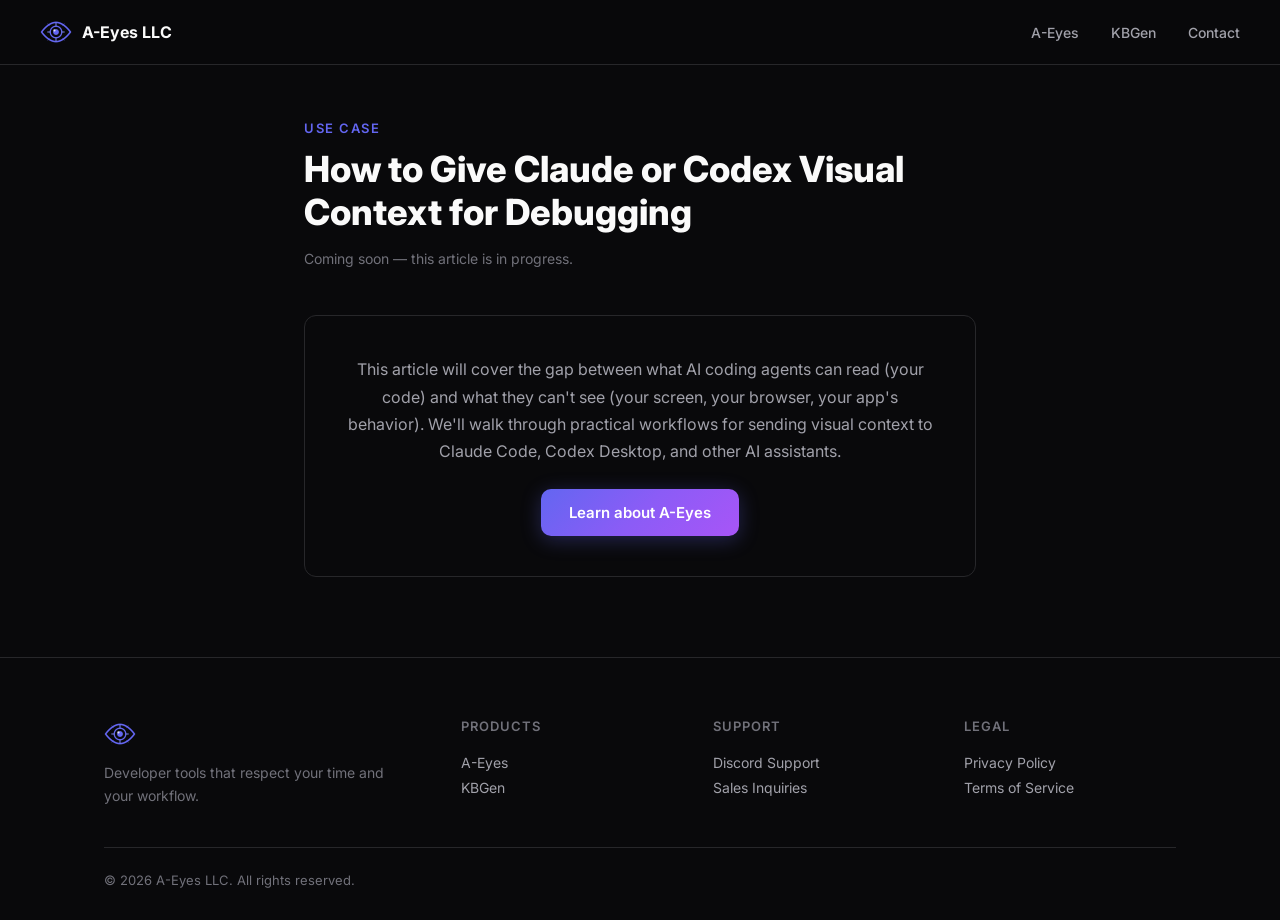
<file: visual-context-for-ai-debugging.html>
<!DOCTYPE html>
<html lang="en">
<head>
  <meta charset="UTF-8">
  <meta name="viewport" content="width=device-width, initial-scale=1.0">
  <title>How to Give Claude or Codex Visual Context for Debugging | A-Eyes</title>
  <meta name="description" content="AI coding agents can read code but can't see your screen. Learn how to send screen recordings, bug reproductions, and visual context to Claude Code, Codex, and other AI assistants.">
  <meta property="og:title" content="How to Give Claude or Codex Visual Context for Debugging">
  <meta property="og:description" content="AI coding agents can read code but can't see your screen. Learn how to bridge that gap with screen recordings and narration.">
  <meta property="og:type" content="article">
  <meta property="og:url" content="https://aeyesapp.com/visual-context-for-ai-debugging.html">
  <link rel="canonical" href="https://aeyesapp.com/visual-context-for-ai-debugging.html">
  <link rel="preconnect" href="https://fonts.googleapis.com">
  <link rel="preconnect" href="https://fonts.gstatic.com" crossorigin>
  <link href="https://fonts.googleapis.com/css2?family=Inter:wght@400;500;600;700;800&display=swap" rel="stylesheet">
  <link rel="stylesheet" href="styles.css">
</head>
<body>

  <!-- ====== NAV ====== -->
  <nav class="nav">
    <div class="nav-inner container">
      <a href="index.html" class="nav-logo">
        <img src="aeyes-icon-tray.png" alt="A-Eyes" class="logo-mark-img">
        <span class="logo-text">A-Eyes LLC</span>
      </a>
      <div class="nav-links">
        <a href="a-eyes.html">A-Eyes</a>
        <a href="kbgen.html">KBGen</a>
        <a href="index.html#contact">Contact</a>
      </div>
      <button class="nav-toggle" aria-label="Menu" onclick="document.querySelector('.nav-links').classList.toggle('open')">
        <svg width="24" height="24" viewBox="0 0 24 24" fill="none" stroke="currentColor" stroke-width="2"><line x1="3" y1="6" x2="21" y2="6"/><line x1="3" y1="12" x2="21" y2="12"/><line x1="3" y1="18" x2="21" y2="18"/></svg>
      </button>
    </div>
  </nav>

  <!-- ====== ARTICLE ====== -->
  <article style="padding: 120px 0 80px;">
    <div class="container" style="max-width: 720px;">
      <div class="section-label" style="color: var(--accent-1);">Use Case</div>
      <h1 style="font-size: 36px; font-weight: 800; line-height: 1.2; margin-bottom: 16px;">How to Give Claude or Codex Visual Context for Debugging</h1>
      <p style="color: var(--text-muted); font-size: 14px; margin-bottom: 48px;">Coming soon &mdash; this article is in progress.</p>

      <div style="background: var(--surface); border: 1px solid var(--border); border-radius: 12px; padding: 40px; text-align: center;">
        <p style="color: var(--text-secondary); font-size: 16px; line-height: 1.7; margin-bottom: 24px;">This article will cover the gap between what AI coding agents can read (your code) and what they can't see (your screen, your browser, your app's behavior). We'll walk through practical workflows for sending visual context to Claude Code, Codex Desktop, and other AI assistants.</p>
        <a href="a-eyes.html" class="btn btn-primary">Learn about A-Eyes</a>
      </div>
    </div>
  </article>

  <!-- ====== FOOTER ====== -->
  <footer class="footer">
    <div class="container">
      <div class="footer-grid">
        <div class="footer-brand">
          <img src="aeyes-icon-tray.png" alt="A-Eyes" class="logo-mark-img">
          <p>Developer tools that respect your time and your workflow.</p>
        </div>
        <div class="footer-links-group">
          <h4>Products</h4>
          <a href="a-eyes.html">A-Eyes</a>
          <a href="kbgen.html">KBGen</a>
        </div>
        <div class="footer-links-group">
          <h4>Support</h4>
          <a href="https://discord.gg/QP3BsFhm9M" target="_blank">Discord Support</a>
          <a href="mailto:drew@aeyesapp.com">Sales Inquiries</a>
        </div>
        <div class="footer-links-group">
          <h4>Legal</h4>
          <a href="privacy.html">Privacy Policy</a>
          <a href="terms.html">Terms of Service</a>
        </div>
      </div>
      <div class="footer-bottom">
        <p>&copy; 2026 A-Eyes LLC. All rights reserved.</p>
      </div>
    </div>
  </footer>

</body>
</html>
</file>
<file: styles.css>
/* ============================================================
   Drew Pace — Product Landing Site
   Clean, modern dark theme
   ============================================================ */

/* ---- Reset & Base ---- */
*, *::before, *::after { margin: 0; padding: 0; box-sizing: border-box; }

:root {
  --bg: #09090b;
  --bg-raised: #111114;
  --bg-card: #16161a;
  --bg-card-hover: #1c1c22;
  --border: #27272a;
  --border-light: #3f3f46;
  --text: #fafafa;
  --text-secondary: #a1a1aa;
  --text-muted: #71717a;
  --accent-1: #6366f1;        /* Indigo — A-Eyes */
  --accent-1-glow: rgba(99, 102, 241, 0.15);
  --accent-2: #22c55e;        /* Green — KBGen */
  --accent-2-glow: rgba(34, 197, 94, 0.15);
  --gradient: linear-gradient(135deg, #6366f1, #8b5cf6, #a855f7);
  --radius: 12px;
  --radius-lg: 20px;
  --font: 'Inter', -apple-system, BlinkMacSystemFont, 'Segoe UI', system-ui, sans-serif;
}

html {
  font-family: var(--font);
  background: var(--bg);
  color: var(--text);
  scroll-behavior: smooth;
  -webkit-font-smoothing: antialiased;
}

body {
  min-height: 100vh;
  overflow-x: hidden;
}

.container {
  max-width: 1120px;
  margin: 0 auto;
  padding: 0 24px;
}

a { color: inherit; text-decoration: none; }
img { max-width: 100%; display: block; }

/* ---- Typography ---- */
.section-label {
  font-size: 13px;
  font-weight: 600;
  text-transform: uppercase;
  letter-spacing: 1.5px;
  color: var(--accent-1);
  margin-bottom: 12px;
}

.section-title {
  font-size: clamp(28px, 5vw, 42px);
  font-weight: 800;
  line-height: 1.15;
  letter-spacing: -0.02em;
  margin-bottom: 16px;
}

.section-subtitle {
  font-size: 17px;
  color: var(--text-secondary);
  line-height: 1.6;
  max-width: 560px;
  margin-bottom: 48px;
}

.gradient-text {
  background: var(--gradient);
  -webkit-background-clip: text;
  -webkit-text-fill-color: transparent;
  background-clip: text;
}

/* ---- Buttons ---- */
.btn {
  display: inline-flex;
  align-items: center;
  gap: 8px;
  padding: 14px 28px;
  border-radius: 10px;
  font-size: 15px;
  font-weight: 600;
  transition: all 0.2s ease;
  cursor: pointer;
  border: none;
  text-decoration: none;
}

.btn-primary {
  background: var(--gradient);
  color: white;
  box-shadow: 0 4px 20px rgba(99, 102, 241, 0.3);
}
.btn-primary:hover {
  box-shadow: 0 6px 30px rgba(99, 102, 241, 0.45);
  transform: translateY(-1px);
}

.btn-secondary {
  background: var(--bg-card);
  color: var(--text);
  border: 1px solid var(--border);
}
.btn-secondary:hover {
  background: var(--bg-card-hover);
  border-color: var(--border-light);
}

.btn-accent-green {
  background: linear-gradient(135deg, #22c55e, #16a34a);
  color: white;
  box-shadow: 0 4px 20px rgba(34, 197, 94, 0.3);
}
.btn-accent-green:hover {
  box-shadow: 0 6px 30px rgba(34, 197, 94, 0.45);
  transform: translateY(-1px);
}

.btn-lg {
  padding: 16px 36px;
  font-size: 17px;
  border-radius: 12px;
}

/* ---- Navigation ---- */
.nav {
  position: fixed;
  top: 0;
  left: 0;
  right: 0;
  z-index: 100;
  backdrop-filter: blur(16px) saturate(180%);
  background: rgba(9, 9, 11, 0.8);
  border-bottom: 1px solid var(--border);
}

.nav-inner {
  display: flex;
  align-items: center;
  justify-content: space-between;
  height: 64px;
  max-width: 100%;
  padding: 0 40px;
}

.nav-logo {
  display: flex;
  align-items: center;
  gap: 10px;
  font-weight: 700;
  font-size: 16px;
}

.logo-mark {
  display: inline-flex;
  align-items: center;
  justify-content: center;
  width: 32px;
  height: 32px;
  background: var(--gradient);
  border-radius: 8px;
  font-size: 13px;
  font-weight: 800;
  color: white;
}

.logo-text { color: var(--text); }

.logo-mark-img {
  width: 32px;
  height: 32px;
  border-radius: 8px;
}

.nav-links {
  display: flex;
  align-items: center;
  gap: 32px;
}

.nav-links a {
  font-size: 14px;
  font-weight: 500;
  color: var(--text-secondary);
  transition: color 0.2s;
}
.nav-links a:hover { color: var(--text); }

.nav-toggle {
  display: none;
  background: none;
  border: none;
  color: var(--text);
  cursor: pointer;
}

/* ---- Hero ---- */
.hero {
  padding: 160px 0 100px;
  text-align: center;
  position: relative;
  overflow: hidden;
}

.hero::before {
  content: '';
  position: absolute;
  top: -200px;
  left: 50%;
  transform: translateX(-50%);
  width: 800px;
  height: 600px;
  background: radial-gradient(ellipse, rgba(99,102,241,0.08) 0%, transparent 70%);
  pointer-events: none;
}

.hero-badge {
  display: inline-block;
  padding: 6px 16px;
  background: var(--bg-card);
  border: 1px solid var(--border);
  border-radius: 100px;
  font-size: 13px;
  font-weight: 500;
  color: var(--text-secondary);
  margin-bottom: 24px;
}

.hero-title {
  font-size: clamp(36px, 7vw, 64px);
  font-weight: 800;
  line-height: 1.1;
  letter-spacing: -0.03em;
  margin-bottom: 20px;
}

.hero-subtitle {
  font-size: 18px;
  color: var(--text-secondary);
  line-height: 1.7;
  max-width: 520px;
  margin: 0 auto 36px;
}

.hero-actions {
  display: flex;
  gap: 16px;
  justify-content: center;
  flex-wrap: wrap;
}

/* ---- Product Cards (Homepage) ---- */
.products {
  padding: 80px 0 100px;
}

.product-grid {
  display: grid;
  grid-template-columns: repeat(auto-fit, minmax(340px, 1fr));
  gap: 24px;
}

.product-card {
  display: flex;
  flex-direction: column;
  padding: 36px;
  background: var(--bg-card);
  border: 1px solid var(--border);
  border-radius: var(--radius-lg);
  transition: all 0.3s ease;
  cursor: pointer;
}
.product-card:hover {
  background: var(--bg-card-hover);
  border-color: var(--border-light);
  transform: translateY(-4px);
  box-shadow: 0 12px 40px rgba(0,0,0,0.3);
}

.product-icon {
  width: 56px;
  height: 56px;
  margin-bottom: 20px;
}

.product-icon-aeyes { color: var(--accent-1); }
.product-icon-kbgen { color: var(--accent-2); }

.product-card h3 {
  font-size: 22px;
  font-weight: 700;
  margin-bottom: 10px;
}

.product-card p {
  font-size: 15px;
  color: var(--text-secondary);
  line-height: 1.65;
  flex: 1;
  margin-bottom: 20px;
}

.product-cta {
  font-size: 14px;
  font-weight: 600;
  color: var(--accent-1);
  transition: gap 0.2s;
}
.product-card:hover .product-cta { color: var(--text); }

/* ---- About ---- */
.about {
  padding: 80px 0 100px;
  border-top: 1px solid var(--border);
}

.about-grid {
  display: grid;
  grid-template-columns: 1.2fr 0.8fr;
  gap: 60px;
  align-items: center;
}

.about-text h2 {
  font-size: clamp(24px, 4vw, 36px);
  font-weight: 800;
  line-height: 1.2;
  letter-spacing: -0.02em;
  margin-bottom: 20px;
}

.about-text p {
  font-size: 15px;
  color: var(--text-secondary);
  line-height: 1.7;
  margin-bottom: 16px;
}

.about-stats {
  display: grid;
  grid-template-columns: 1fr;
  gap: 16px;
}

.stat-card {
  padding: 24px 28px;
  background: var(--bg-card);
  border: 1px solid var(--border);
  border-radius: var(--radius);
  text-align: center;
}

.stat-number {
  font-size: 32px;
  font-weight: 800;
  background: var(--gradient);
  -webkit-background-clip: text;
  -webkit-text-fill-color: transparent;
  background-clip: text;
}

.stat-label {
  font-size: 13px;
  color: var(--text-muted);
  font-weight: 500;
  margin-top: 4px;
}

/* ---- Product Page Layouts ---- */
.product-hero {
  padding: 140px 0 80px;
  position: relative;
  overflow: hidden;
}

.product-hero::before {
  content: '';
  position: absolute;
  top: -200px;
  left: 50%;
  transform: translateX(-50%);
  width: 900px;
  height: 600px;
  pointer-events: none;
}

.product-hero.aeyes::before {
  background: radial-gradient(ellipse, rgba(99,102,241,0.1) 0%, transparent 70%);
}
.product-hero.kbgen::before {
  background: radial-gradient(ellipse, rgba(34,197,94,0.1) 0%, transparent 70%);
}

.product-hero-content {
  display: grid;
  grid-template-columns: 1fr 1fr;
  gap: 60px;
  align-items: center;
}

.product-hero-text .section-label { margin-bottom: 12px; }

.product-hero-text h1 {
  font-size: clamp(32px, 5vw, 48px);
  font-weight: 800;
  line-height: 1.1;
  letter-spacing: -0.03em;
  margin-bottom: 20px;
}

.product-hero-text p {
  font-size: 17px;
  color: var(--text-secondary);
  line-height: 1.7;
  margin-bottom: 32px;
  max-width: 480px;
}

.product-hero-visual {
  background: var(--bg-card);
  border: 1px solid var(--border);
  border-radius: var(--radius-lg);
  padding: 24px;
  aspect-ratio: 16/10;
  display: flex;
  align-items: center;
  justify-content: center;
  overflow: hidden;
  position: relative;
}

.product-hero-visual .placeholder-text {
  font-size: 14px;
  color: var(--text-muted);
  text-align: center;
}

.product-hero-visual img {
  width: 100%;
  height: 100%;
  object-fit: cover;
  border-radius: 8px;
}

/* ---- Features Grid ---- */
.features {
  padding: 80px 0 100px;
}

.features-grid {
  display: grid;
  grid-template-columns: repeat(auto-fit, minmax(300px, 1fr));
  gap: 20px;
}

.feature-card {
  padding: 28px;
  background: var(--bg-card);
  border: 1px solid var(--border);
  border-radius: var(--radius);
  transition: all 0.2s;
}
.feature-card:hover {
  border-color: var(--border-light);
}

.feature-icon {
  width: 40px;
  height: 40px;
  display: flex;
  align-items: center;
  justify-content: center;
  border-radius: 10px;
  margin-bottom: 16px;
  font-size: 20px;
}

.feature-icon.indigo { background: var(--accent-1-glow); color: var(--accent-1); }
.feature-icon.green { background: var(--accent-2-glow); color: var(--accent-2); }

.feature-card h3 {
  font-size: 16px;
  font-weight: 700;
  margin-bottom: 8px;
}

.feature-card p {
  font-size: 14px;
  color: var(--text-secondary);
  line-height: 1.6;
}

/* ---- How It Works ---- */
.how-it-works {
  padding: 80px 0 100px;
  border-top: 1px solid var(--border);
}

.steps {
  display: grid;
  grid-template-columns: repeat(auto-fit, minmax(220px, 1fr));
  gap: 24px;
  margin-top: 48px;
}

.step {
  text-align: center;
  padding: 24px;
}

.step-number {
  display: inline-flex;
  align-items: center;
  justify-content: center;
  width: 48px;
  height: 48px;
  border-radius: 50%;
  font-size: 18px;
  font-weight: 800;
  margin-bottom: 16px;
}

.step-number.indigo { background: var(--accent-1-glow); color: var(--accent-1); }
.step-number.green { background: var(--accent-2-glow); color: var(--accent-2); }

.step h3 {
  font-size: 16px;
  font-weight: 700;
  margin-bottom: 8px;
}

.step p {
  font-size: 14px;
  color: var(--text-secondary);
  line-height: 1.6;
}

/* ---- Pricing ---- */
.pricing {
  padding: 80px 0 100px;
  border-top: 1px solid var(--border);
}

.pricing-card {
  max-width: 420px;
  margin: 0 auto;
  padding: 40px;
  background: var(--bg-card);
  border: 1px solid var(--border);
  border-radius: var(--radius-lg);
  text-align: center;
  position: relative;
  overflow: hidden;
}

.pricing-card::before {
  content: '';
  position: absolute;
  top: 0;
  left: 0;
  right: 0;
  height: 3px;
}
.pricing-card.indigo::before { background: var(--gradient); }
.pricing-card.green::before { background: linear-gradient(135deg, #22c55e, #16a34a); }

.pricing-card .pricing-label {
  font-size: 13px;
  font-weight: 600;
  text-transform: uppercase;
  letter-spacing: 1px;
  color: var(--text-muted);
  margin-bottom: 8px;
}

.pricing-card .price {
  font-size: 48px;
  font-weight: 800;
  margin-bottom: 4px;
}

.pricing-card .price-note {
  font-size: 14px;
  color: var(--text-muted);
  margin-bottom: 28px;
}

.pricing-features {
  list-style: none;
  text-align: left;
  margin-bottom: 32px;
}

.pricing-features li {
  font-size: 14px;
  color: var(--text-secondary);
  padding: 8px 0;
  border-bottom: 1px solid var(--border);
  display: flex;
  align-items: center;
  gap: 10px;
}

.pricing-features li:last-child { border-bottom: none; }

.check {
  display: inline-flex;
  align-items: center;
  justify-content: center;
  width: 20px;
  height: 20px;
  border-radius: 50%;
  font-size: 12px;
  flex-shrink: 0;
}
.check.indigo { background: var(--accent-1-glow); color: var(--accent-1); }
.check.green { background: var(--accent-2-glow); color: var(--accent-2); }

/* ---- CTA Banner ---- */
.cta-banner {
  padding: 80px 0;
  text-align: center;
}

.cta-banner h2 {
  font-size: clamp(24px, 4vw, 36px);
  font-weight: 800;
  margin-bottom: 16px;
}

.cta-banner p {
  font-size: 16px;
  color: var(--text-secondary);
  margin-bottom: 32px;
}

/* ---- Footer ---- */
.footer {
  padding: 60px 0 32px;
  border-top: 1px solid var(--border);
}

.footer-grid {
  display: grid;
  grid-template-columns: 1.5fr 1fr 1fr 1fr;
  gap: 40px;
  margin-bottom: 40px;
}

.footer-brand { max-width: 280px; }
.footer-brand .logo-mark { margin-bottom: 12px; }
.footer-brand p { font-size: 14px; color: var(--text-muted); line-height: 1.6; margin-top: 12px; }

.footer-links-group h4 {
  font-size: 13px;
  font-weight: 600;
  text-transform: uppercase;
  letter-spacing: 1px;
  color: var(--text-muted);
  margin-bottom: 16px;
}

.footer-links-group a {
  display: block;
  font-size: 14px;
  color: var(--text-secondary);
  padding: 4px 0;
  transition: color 0.2s;
}
.footer-links-group a:hover { color: var(--text); }

.footer-bottom {
  padding-top: 24px;
  border-top: 1px solid var(--border);
}
.footer-bottom p {
  font-size: 13px;
  color: var(--text-muted);
}

/* ---- Showcase ---- */
.showcase-grid {
  display: grid;
  grid-template-columns: repeat(2, 1fr);
  gap: 32px;
}

.showcase-item {
  text-align: center;
}

.showcase-img-wrap {
  background: var(--bg-card);
  border: 1px solid var(--border);
  border-radius: var(--radius-lg);
  padding: 16px;
  margin-bottom: 20px;
  transition: all 0.3s ease;
  overflow: hidden;
}

.showcase-img-wrap:hover {
  border-color: var(--accent-1);
  box-shadow: 0 8px 40px rgba(99, 102, 241, 0.15);
  transform: translateY(-4px);
}

.showcase-img-wrap img {
  width: 100%;
  border-radius: 8px;
}

.showcase-item h3 {
  font-size: 18px;
  font-weight: 700;
  margin-bottom: 8px;
}

.showcase-item p {
  font-size: 14px;
  color: var(--text-secondary);
  line-height: 1.6;
  max-width: 380px;
  margin: 0 auto;
}

/* ---- Responsive ---- */
@media (max-width: 768px) {
  .nav-links {
    display: none;
    position: absolute;
    top: 64px;
    left: 0;
    right: 0;
    background: rgba(9,9,11,0.95);
    backdrop-filter: blur(16px);
    flex-direction: column;
    padding: 20px 24px;
    gap: 16px;
    border-bottom: 1px solid var(--border);
  }
  .nav-links.open { display: flex; }
  .nav-toggle { display: block; }

  .hero { padding: 120px 0 60px; }
  .hero-title { font-size: 36px; }
  .hero-actions { flex-direction: column; align-items: center; }

  .product-grid { grid-template-columns: 1fr; }

  .about-grid {
    grid-template-columns: 1fr;
    gap: 40px;
  }
  .about-stats {
    grid-template-columns: repeat(3, 1fr);
  }

  .product-hero-content {
    grid-template-columns: 1fr;
    gap: 40px;
  }

  .showcase-grid { grid-template-columns: 1fr; }
  .features-grid { grid-template-columns: 1fr; }
  .steps { grid-template-columns: 1fr; }

  .footer-grid {
    grid-template-columns: 1fr 1fr;
    gap: 32px;
  }
  .footer-brand {
    grid-column: 1 / -1;
  }
}

@media (max-width: 480px) {
  .about-stats { grid-template-columns: 1fr; }
  .footer-grid { grid-template-columns: 1fr; }
}
</file>
